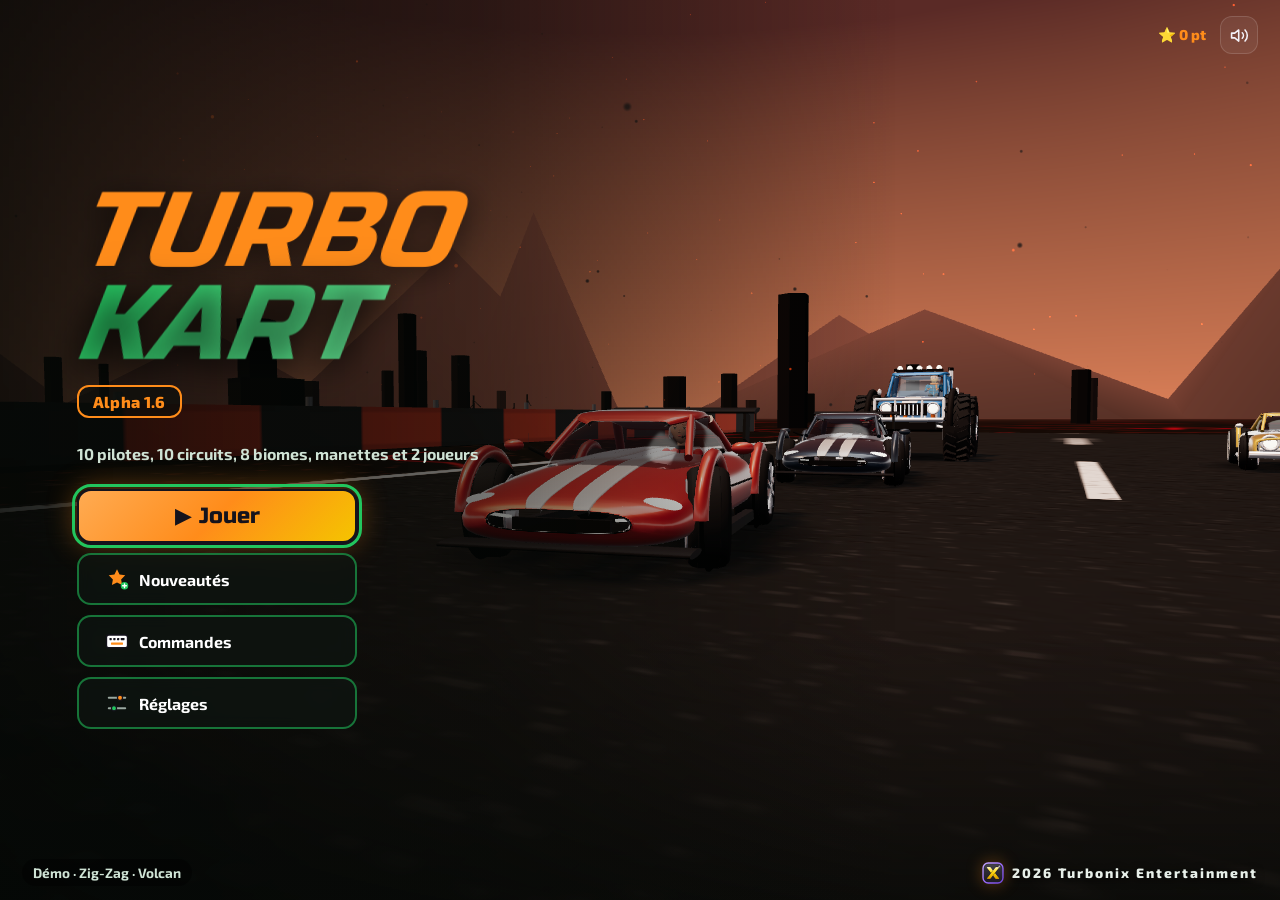
<file: src/index.html>
<!DOCTYPE html>
<html lang="fr">
<head>
    <meta charset="UTF-8">
    <meta name="viewport" content="width=device-width, initial-scale=1, viewport-fit=cover">
    <meta name="theme-color" content="#0d0c12">
    <title>TurboKart — Alpha 1.6</title>
    <link rel="icon" href="./logo.svg" type="image/svg+xml">
    <!-- Polices du jeu (en ligne) ; hors ligne, Outfit prend le relais -->
    <link rel="preconnect" href="https://fonts.googleapis.com">
    <link rel="preconnect" href="https://fonts.gstatic.com" crossorigin>
    <link rel="stylesheet" href="https://fonts.googleapis.com/css2?family=Exo+2:ital,wght@0,500;0,700;0,800;0,900;1,800;1,900&family=Russo+One&display=swap">
    <script>
        // Applique le thème avant l'affichage pour éviter un flash
        (function () {
            var theme = null;
            try { theme = JSON.parse(localStorage.getItem('kartRacing_v2')).settings.theme; } catch (e) {}
            document.documentElement.dataset.theme = theme || (matchMedia('(prefers-color-scheme: light)').matches ? 'light' : 'dark');
        })();
    </script>
    <!-- build:css -->
    <link rel="stylesheet" href="./turbonix.css">
    <link rel="stylesheet" href="./style.css">
    <!-- /build:css -->
</head>
<body>
    <div id="game-canvas" aria-hidden="true"></div>

    <!-- =================== CHARGEMENT =================== -->
    <div id="loading" role="status" aria-live="polite">
        <div class="load-inner">
            <div class="load-title">Turbo<span>Kart</span> <button id="load-version" class="version-badge" type="button" title="Voir les nouveautés"></button></div>
            <div id="load-sub" class="load-sub">Alpha 1.6</div>
            <div class="load-track">
                <div class="load-road"></div>
                <div id="load-car" class="load-car" aria-hidden="true">
                    <svg viewBox="0 0 64 28"><path d="M6 20h52c2 0 3-1 3-3v-3c0-2-2-3-4-3l-9-1-8-6H22l-8 6-7 1c-2 0-4 2-4 4v2c0 2 1 3 3 3z" fill="#ff8c1a"/><path d="M23 7h15l6 4H18z" fill="#bfe8ff"/><circle cx="17" cy="21" r="5" fill="#15131c"/><circle cx="47" cy="21" r="5" fill="#15131c"/><circle cx="17" cy="21" r="2" fill="#ddd"/><circle cx="47" cy="21" r="2" fill="#ddd"/><rect x="28" y="12" width="14" height="3" rx="1" fill="#22c55e"/></svg>
                </div>
                <div id="load-bar" class="load-bar"><span id="load-fill"></span></div>
            </div>
            <div class="load-row"><span id="load-label">Démarrage</span><span id="load-pct">0 %</span></div>
            <p id="load-tip" class="load-tip"></p>
        </div>
        <p class="load-studio studio-mark"><img src="./logo.svg" alt="" width="22" height="22">2026 Turbonix Entertainment</p>
    </div>

    <!-- =================== ÉCRAN TITRE =================== -->
    <div id="title" class="title-screen" hidden>
        <div class="title-vignette" aria-hidden="true"></div>
        <div class="title-top">
            <span></span>
            <div class="title-top-right">
                <span id="title-points" class="points-pill"></span>
                <button id="title-sound" class="hbtn" title="Sons" aria-label="Activer ou couper les sons">
                    <svg class="on" viewBox="0 0 24 24"><path d="M11 5 6 9H2v6h4l5 4z"/><path d="M15.5 8.5a5 5 0 0 1 0 7"/><path d="M19 5a10 10 0 0 1 0 14"/></svg>
                    <svg class="off" viewBox="0 0 24 24"><path d="M11 5 6 9H2v6h4l5 4z"/><path d="m22 9-6 6"/><path d="m16 9 6 6"/></svg>
                </button>
            </div>
        </div>
        <div class="title-main">
            <div class="logo-row">
                <h1 class="game-logo"><span class="l1">TURBO</span><span class="l2">KART</span></h1>
                <button id="title-version" class="version-badge big" type="button" title="Voir les nouveautés de toutes les versions"></button>
            </div>
            <p class="title-version"><span id="title-tagline">10 pilotes, 10 circuits, 8 biomes, manettes et 2 joueurs</span></p>
            <nav class="title-menu" aria-label="Menu principal">
                <button id="t-play" class="btn btn-primary">▶ Jouer</button>
                <button id="t-news" class="btn title-btn"><span data-icon="news"></span>Nouveautés</button>
                <button id="t-help" class="btn title-btn"><span data-icon="keys"></span>Commandes</button>
                <button id="t-settings" class="btn title-btn"><span data-icon="settings"></span>Réglages</button>
            </nav>
        </div>
        <div class="title-bottom">
            <span id="demo-tag" class="demo-tag"></span>
            <span class="title-studio studio-mark"><img src="./logo.svg" alt="" width="22" height="22">2026 Turbonix Entertainment</span>
        </div>
    </div>

    <!-- =================== PRÉPARATION DE LA COURSE =================== -->
    <div id="menu" class="screen" hidden>
        <div class="bg-blobs" aria-hidden="true"><span></span><span></span><span></span></div>

        <header class="site-header">
            <div class="header-inner">
                <div class="header-left">
                    <button id="btn-home" class="hbtn" title="Accueil" aria-label="Retour à l'accueil"><svg viewBox="0 0 24 24"><path d="M15 18l-6-6 6-6"/></svg></button>
                    <h1 class="site-title">Turbo<span>Kart</span></h1>
                    <button id="version" class="version-badge" type="button" title="Voir les nouveautés de toutes les versions"></button>
                </div>
                <div class="header-right">
                    <span id="points-display" class="points-pill" title="Points de médailles"></span>
                    <button id="btn-sound" class="hbtn" title="Sons activés" aria-label="Activer ou couper les sons">
                        <svg class="on" viewBox="0 0 24 24"><path d="M11 5 6 9H2v6h4l5 4z"/><path d="M15.5 8.5a5 5 0 0 1 0 7"/><path d="M19 5a10 10 0 0 1 0 14"/></svg>
                        <svg class="off" viewBox="0 0 24 24"><path d="M11 5 6 9H2v6h4l5 4z"/><path d="m22 9-6 6"/><path d="m16 9 6 6"/></svg>
                    </button>
                    <button id="btn-help" class="hbtn" title="Commandes" aria-label="Voir les commandes">
                        <svg viewBox="0 0 24 24"><rect x="2" y="6" width="20" height="13" rx="2"/><path d="M6 10h.01M10 10h.01M14 10h.01M18 10h.01M7 15h10"/></svg>
                    </button>
                    <button id="btn-settings" class="hbtn" title="Réglages" aria-label="Ouvrir les réglages">
                        <svg viewBox="0 0 24 24"><path d="M4 7h10M18 7h2M4 17h2M10 17h10"/><circle cx="16" cy="7" r="2"/><circle cx="8" cy="17" r="2"/></svg>
                    </button>
                    <button id="btn-theme" class="theme-toggle" aria-label="Changer de thème" title="Mode sombre / clair">
                        <span class="theme-icon sun">☀️</span>
                        <span class="theme-icon moon">🌙</span>
                    </button>
                </div>
            </div>
        </header>

        <main class="container">
            <section class="card full play">
                <div class="stage-top">
                    <div id="mode-tabs" class="presets" role="radiogroup" aria-label="Mode de jeu"></div>
                    <p id="mode-desc" class="mode-desc"></p>
                </div>
                <div class="stage-zone showroom">
                    <div id="preview" class="preview"></div>
                    <button id="prev-car" class="arrow-btn left" aria-label="Véhicule précédent">‹</button>
                    <button id="next-car" class="arrow-btn right" aria-label="Véhicule suivant">›</button>
                    <div class="showroom-label">
                        <strong id="car-name"></strong>
                        <small id="car-desc"></small>
                    </div>
                </div>
                <div class="actions start-actions">
                    <button id="start-btn" class="btn btn-primary">🏁 Lance la course !</button>
                </div>
                <p class="hint">Astuce : <kbd>Maj</kbd> pour un saut synchro, maintiens-le en tournant pour drifter · <kbd>E</kbd> lance un objet · maintiens <kbd>R</kbd> pour regarder derrière</p>
                <p id="pad-solo" class="hint pad-solo"></p>
            </section>

            <section class="card full pilot-card">
                <div class="card-head"><h2>Pilote <span id="pilot-label" class="muted"></span></h2><span class="muted small">Chaque pilote change les stats et a son propre talent</span></div>
                <div class="pilot-layout">
                    <div class="pilot-show">
                        <img id="pilot-portrait" class="pilot-portrait" alt="">
                        <div class="pilot-info">
                            <strong id="pilot-name"></strong>
                            <small id="pilot-title"></small>
                            <div id="pilot-perk" class="pilot-perk"></div>
                            <div id="pilot-mods" class="pilot-mods"></div>
                            <h3>Apparence</h3>
                            <div id="skin-tabs" class="presets" role="radiogroup" aria-label="Apparence du pilote"></div>
                        </div>
                    </div>
                    <div id="pilot-grid" class="pilot-grid" role="radiogroup" aria-label="Pilote"></div>
                </div>
            </section>

            <section class="card">
                <div class="card-head"><h2>Véhicule <span id="player-label" class="muted"></span></h2></div>
                <div id="vehicle-grid" class="vehicle-grid" role="radiogroup" aria-label="Véhicule"></div>
                <h3>Roues</h3>
                <div id="wheel-tabs" class="wheel-grid" role="radiogroup" aria-label="Type de roues"></div>
                <p id="wheel-desc" class="muted small"></p>
                <div id="carStatsDisplay" class="bars car-bars"></div>
                <div class="divider">
                    <h3 class="first-h3">Couleur</h3>
                    <div id="colorPicker" class="swatches" role="radiogroup" aria-label="Couleur du véhicule"></div>
                </div>
                <div id="p2-panel" class="divider" hidden>
                    <h3 class="first-h3">Joueur 2</h3>
                    <div class="options-row">
                        <label class="field">Pilote <select id="p2-character" class="select"></select></label>
                        <label class="field">Véhicule <select id="p2-vehicle" class="select"></select></label>
                        <label class="field">Couleur <select id="p2-color" class="select"></select></label>
                        <label class="field wide-field">Commandes <select id="duel-controls" class="select"></select></label>
                    </div>
                    <p id="pad-status" class="muted small"></p>
                </div>
            </section>

            <section class="card">
                <div class="card-head"><h2>Circuit</h2></div>
                <div id="track-grid" class="track-grid" role="radiogroup" aria-label="Circuit"></div>
                <p id="track-desc" class="muted small track-desc"></p>
                <h3>Biome</h3>
                <div id="biome-grid" class="biome-grid" role="radiogroup" aria-label="Biome"></div>
                <p id="biome-desc" class="muted small"></p>
                <div class="options-row divider">
                    <label id="lap-field" class="field">Tours
                        <select id="lapCount" class="select">
                            <option value="1">1 tour</option>
                            <option value="3">3 tours</option>
                            <option value="5">5 tours</option>
                            <option value="10">10 tours</option>
                            <option value="20">20 tours</option>
                        </select>
                    </label>
                    <label id="bots-field" class="field">Pilotes en course
                        <select id="racerCount" class="select">
                            <option value="4">4 pilotes</option>
                            <option value="5">5 pilotes</option>
                            <option value="6">6 pilotes</option>
                            <option value="7">7 pilotes</option>
                            <option value="8">8 pilotes</option>
                        </select>
                    </label>
                    <label id="diff-field" class="field">Difficulté
                        <select id="difficulty" class="select">
                            <option value="easy">Facile</option>
                            <option value="normal">Normal</option>
                            <option value="hard">Difficile</option>
                        </select>
                    </label>
                </div>
                <div id="best-time-display" class="info alt best-time"></div>
            </section>

            <section class="card full">
                <div class="card-head"><h2>Les 10 objets des boîtes mystère</h2><span class="muted small">Ramasse une boîte, puis lance l'objet avec <kbd>E</kbd></span></div>
                <div id="items-grid" class="items-grid"></div>
            </section>
        </main>

        <footer class="site-footer">
            <p class="studio-mark"><img src="./logo.svg" alt="Logo Turbonix" width="26" height="26">2026 Turbonix Entertainment</p>
        </footer>
    </div>

    <!-- =================== EN COURSE =================== -->
    <div id="hud-root" hidden></div>
    <canvas id="minimap" width="220" height="220" hidden aria-hidden="true"></canvas>
    <button id="pause-btn" class="hbtn" hidden aria-label="Pause" title="Pause (Échap)">
        <svg viewBox="0 0 24 24"><path d="M8 5v14M16 5v14"/></svg>
    </button>
    <div id="countdown" aria-live="assertive"></div>

    <!-- Cinématique : bandes noires et carte du circuit -->
    <div id="intro" hidden>
        <div class="cine-bar top"></div>
        <div class="cine-bar bottom"></div>
        <div class="intro-card">
            <img id="intro-portrait" class="intro-portrait" alt="">
            <small id="intro-kicker"></small>
            <strong id="intro-track"></strong>
            <span id="intro-biome"></span>
        </div>
        <p class="intro-skip">Appuie sur une touche pour passer</p>
    </div>
    <div id="finish-banner" hidden><span id="finish-text"></span><small id="finish-sub"></small></div>
    <div id="cut-flash" aria-hidden="true"></div>

    <div id="touch-controls" hidden>
        <div class="touch-left">
            <button data-touch="left" aria-label="Gauche">◀</button>
            <button data-touch="right" aria-label="Droite">▶</button>
        </div>
        <div class="touch-right">
            <button data-touch="item" aria-label="Objet">★</button>
            <button data-touch="jump" aria-label="Saut">⤒</button>
            <button data-touch="drift" aria-label="Saut synchro et drift">⟳</button>
            <button data-touch="brake" aria-label="Frein">■</button>
            <button data-touch="gas" class="gas" aria-label="Accélérer">▲</button>
        </div>
    </div>

    <!-- =================== SUPERPOSITIONS =================== -->
    <div id="pause-overlay" class="overlay" hidden>
        <div class="panel">
            <h2>Pause</h2>
            <button id="resume-btn" class="btn btn-primary">▶ Reprendre</button>
            <button id="restart-btn" class="btn btn-ghost">🔁 Recommencer</button>
            <button id="pause-help-btn" class="btn btn-ghost">⌨️ Commandes</button>
            <button id="pause-settings-btn" class="btn btn-ghost">🎚️ Réglages</button>
            <button id="quit-btn" class="btn btn-ghost">🚪 Quitter</button>
        </div>
    </div>

    <div id="results-overlay" class="overlay" hidden>
        <div class="panel wide">
            <div id="results-title" class="result-title"></div>
            <p id="results-sub" class="muted small"></p>
            <div id="results-body"></div>
            <div class="row">
                <button id="results-next" class="btn btn-primary"></button>
                <button id="results-menu" class="btn btn-ghost">Menu</button>
            </div>
        </div>
    </div>

    <div id="help-overlay" class="overlay top" hidden>
        <div class="panel wide">
            <h2>Commandes</h2>
            <div class="help-grid">
                <div>
                    <h3>⌨️ Clavier (solo)</h3>
                    <table class="keys">
                        <tr><td>Accélérer</td><td><kbd>Z</kbd> ou <kbd>W</kbd> / <kbd>↑</kbd></td></tr>
                        <tr><td>Freiner, reculer</td><td><kbd>S</kbd> / <kbd>↓</kbd></td></tr>
                        <tr><td>Tourner</td><td><kbd>Q</kbd> ou <kbd>A</kbd> et <kbd>D</kbd> / <kbd>←</kbd> <kbd>→</kbd></td></tr>
                        <tr><td>Saut synchro</td><td>appuie sur <kbd>Maj</kbd></td></tr>
                        <tr><td>Drift</td><td>garde <kbd>Maj</kbd> en tournant</td></tr>
                        <tr><td>Lancer un objet</td><td><kbd>E</kbd></td></tr>
                        <tr><td>Grand saut (Monster Truck)</td><td><kbd>Espace</kbd></td></tr>
                        <tr><td>Retour sur la piste</td><td>appui court sur <kbd>R</kbd></td></tr>
                        <tr><td>Regarder derrière</td><td>maintiens <kbd>R</kbd></td></tr>
                        <tr><td>Changer de caméra</td><td><kbd>C</kbd></td></tr>
                        <tr><td>Pause / Son</td><td><kbd>Échap</kbd> / <kbd>M</kbd></td></tr>
                    </table>
                </div>
                <div>
                    <h3>👥 2 joueurs</h3>
                    <table class="keys">
                        <tr><td>J1</td><td><kbd>Z</kbd><kbd>Q</kbd><kbd>S</kbd><kbd>D</kbd>, <kbd>Maj G</kbd> saut et drift, <kbd>E</kbd> objet, <kbd>Espace</kbd> grand saut, <kbd>R</kbd> retour ou vue arrière</td></tr>
                        <tr><td>J2</td><td><kbd>↑</kbd><kbd>←</kbd><kbd>↓</kbd><kbd>→</kbd>, <kbd>Maj D</kbd> saut et drift, <kbd>L</kbd> objet, <kbd>Entrée</kbd> grand saut, <kbd>K</kbd> retour ou vue arrière</td></tr>
                    </table>
                    <p class="muted small">Au choix dans le menu : clavier + clavier, clavier + manette, ou deux manettes. Avec une manette, l'autre joueur garde tout le clavier.</p>
                    <h3>🎮 Manette</h3>
                    <table class="keys">
                        <tr><td>Accélérer / freiner</td><td>gâchette droite ou <kbd>A</kbd> / gâchette gauche ou <kbd>B</kbd></td></tr>
                        <tr><td>Tourner</td><td>stick gauche ou croix</td></tr>
                        <tr><td>Saut synchro et drift</td><td><kbd>LB</kbd> ou <kbd>RB</kbd></td></tr>
                        <tr><td>Objet / grand saut</td><td><kbd>X</kbd> / <kbd>Y</kbd></td></tr>
                        <tr><td>Regarder derrière</td><td>stick droit vers toi (ou clic)</td></tr>
                        <tr><td>Retour sur la piste</td><td><kbd>Select</kbd></td></tr>
                        <tr><td>Pause, valider, retour</td><td><kbd>Start</kbd>, <kbd>A</kbd>, <kbd>B</kbd></td></tr>
                    </table>
                    <h3>💡 Astuces</h3>
                    <p class="muted small">Le saut synchro passe par-dessus les flaques. Une flaque ne fait glisser qu'une fois : tant que tu restes dedans, tu ne repars pas en tête-à-queue. Garde le drift dans un virage : la fumée passe au vert puis à l'orange, relâche pour un boost. En montagne, prends de l'élan dans les descentes.</p>
                </div>
            </div>
            <div class="row"><button id="help-close" class="btn btn-primary">Fermer</button></div>
        </div>
    </div>

    <div id="news-overlay" class="overlay top" hidden>
        <div class="panel wide news-panel">
            <h2>Nouveautés</h2>
            <div id="news-body" class="news-body"></div>
            <div class="row"><button id="news-close" class="btn btn-primary">Fermer</button></div>
        </div>
    </div>

    <div id="settings-overlay" class="overlay top" hidden>
        <div class="panel">
            <h2>Réglages</h2>
            <label class="field">🎵 Musique <input id="set-music" class="range" type="range" min="0" max="1" step="0.05"></label>
            <label class="field">🔊 Effets <input id="set-sfx" class="range" type="range" min="0" max="1" step="0.05"></label>
            <label class="switch"><input id="set-muted" type="checkbox"><span class="switch-track"><span class="switch-thumb"></span></span>Couper tout le son</label>
            <label class="switch"><input id="set-shadows" type="checkbox"><span class="switch-track"><span class="switch-thumb"></span></span>Ombres (à couper sur une petite machine)</label>
            <label class="switch"><input id="set-intro" type="checkbox"><span class="switch-track"><span class="switch-thumb"></span></span>Cinématique avant chaque course</label>
            <div class="row">
                <button id="reset-btn" class="btn btn-small btn-danger">Effacer la progression</button>
                <button id="settings-close" class="btn btn-small">Fermer</button>
            </div>
        </div>
    </div>

    <div id="confirm-overlay" class="overlay top" hidden>
        <div class="panel">
            <h2 id="confirm-message"></h2>
            <div class="row">
                <button id="confirm-no" class="btn btn-small">Non</button>
                <button id="confirm-yes" class="btn btn-small btn-danger">Oui</button>
            </div>
        </div>
    </div>

    <div id="fatal-overlay" class="overlay top" hidden>
        <div class="panel">
            <h2>Impossible de lancer le jeu</h2>
            <p id="fatal-message" class="muted"></p>
        </div>
    </div>

    <!-- build:changelog -->
    <script type="text/markdown" id="changelog-src"></script>
    <!-- /build:changelog -->

    <noscript><p style="color:#fff;padding:20px">TurboKart a besoin de JavaScript pour fonctionner.</p></noscript>

    <!-- build:importmap -->
    <script type="importmap">{ "imports": { "three": "../vendor/three.module.js" } }</script>
    <!-- /build:importmap -->
    <!-- build:main -->
    <script type="module" src="./main.js"></script>
    <!-- /build:main -->
    <script nomodule>document.getElementById('fatal-overlay').hidden = false; document.getElementById('fatal-message').textContent = 'Ce navigateur est trop ancien. Essaie une version récente de Chrome, Edge ou Firefox.';</script>
</body>
</html>
</file>
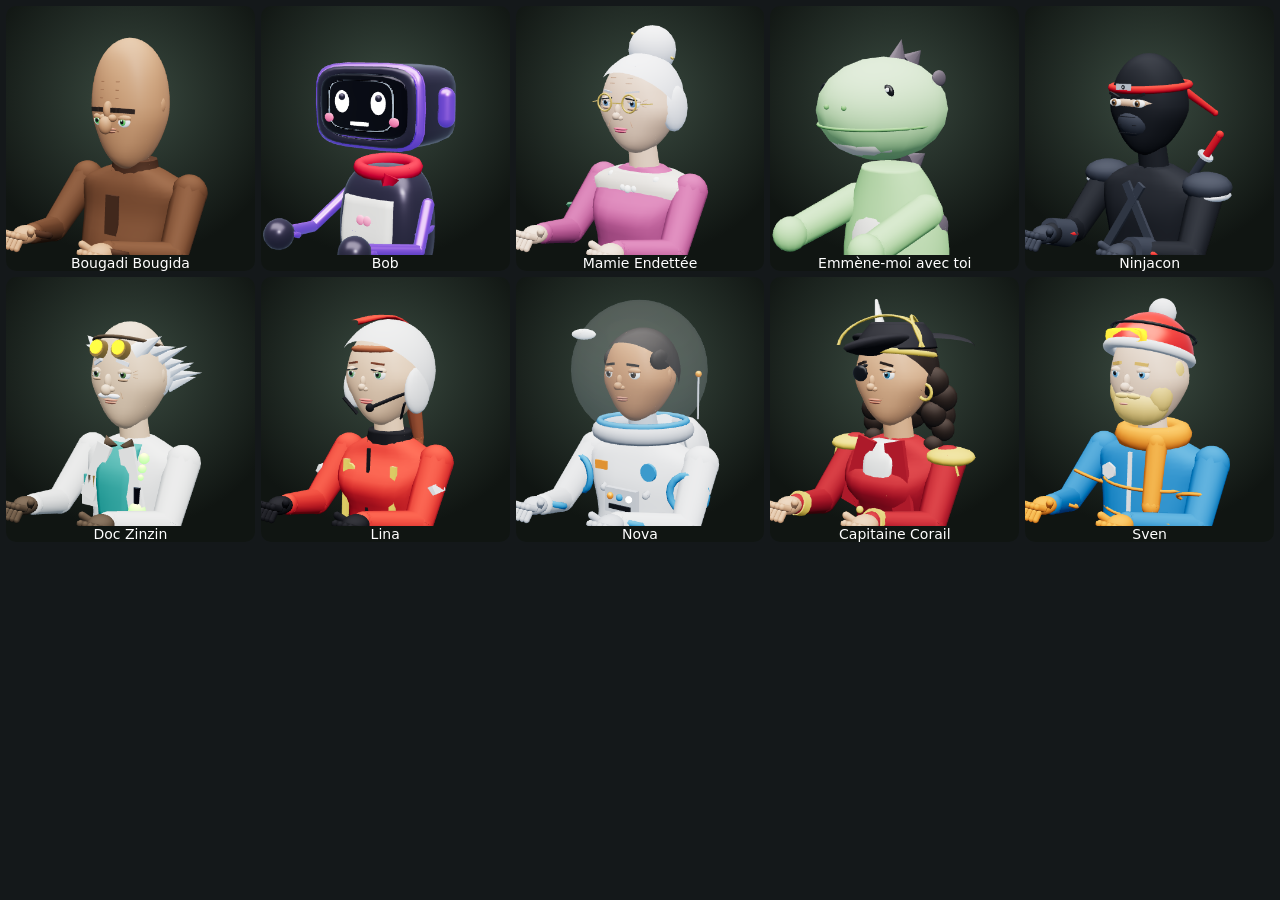
<file: tests/pilots.html>
<!DOCTYPE html>
<html lang="fr">
<head>
<meta charset="UTF-8">
<title>Galerie des pilotes TurboKart</title>
<style>
    body { margin: 0; background: #14181a; color: #fff; font: 14px system-ui, sans-serif; }
    #grid { display: grid; grid-template-columns: repeat(5, 1fr); gap: 6px; padding: 6px; }
    figure { margin: 0; background: radial-gradient(circle at 50% 35%, #3a4a40, #101512 75%); border-radius: 10px; text-align: center; }
    img { width: 100%; display: block; }
</style>
<script type="importmap">{ "imports": { "three": "../vendor/three.module.js" } }</script>
</head>
<body>
<!-- Outil de développement : affiche les 10 pilotes. Ajouter ?skin=or ou ?skin=nuit, ?vue=corps pour le corps entier. -->
<div id="grid"></div>
<script type="module">
import * as THREE from 'three';
import { buildCharacterModel } from '../src/characters3d.js';
import { CHARACTERS, CHARACTER_IDS } from '../src/config.js';

const q = new URLSearchParams(location.search), skin = q.get('skin') ?? 'classique', full = q.get('vue') === 'corps', only = q.get('id');
const r = new THREE.WebGLRenderer({ antialias: true, alpha: true, preserveDrawingBuffer: true });
r.setSize(420, 420);
r.toneMapping = THREE.ACESFilmicToneMapping;
const scene = new THREE.Scene();
const pm = new THREE.PMREMGenerator(r), env = new THREE.Scene();
env.background = new THREE.Color(0x8899aa);
const panel = new THREE.Mesh(new THREE.PlaneGeometry(20, 10), new THREE.MeshBasicMaterial({ color: new THREE.Color(0xffffff).multiplyScalar(5), side: THREE.DoubleSide }));
panel.position.set(0, 12, 4); panel.lookAt(0, 0, 0); env.add(panel);
scene.environment = pm.fromScene(env, 0.03).texture;
const key = new THREE.DirectionalLight(0xffffff, 2.2); key.position.set(2, 3, 4);
scene.add(key, new THREE.HemisphereLight(0xffffff, 0x404040, 0.9));
const cam = new THREE.PerspectiveCamera(24, 1, 0.1, 20);
const angle = +(q.get('a') ?? -0.38);
for (const id of CHARACTER_IDS) {
    if (only && only !== id) continue;
    const m = buildCharacterModel(id, skin);
    m.root.rotation.y = angle;
    scene.add(m.root);
    if (full) { cam.position.set(1.2, 0.9, 3.2); cam.lookAt(0, 0.38, 0.1); } else { cam.position.set(0.5, 0.86, 1.95); cam.lookAt(0, 0.6, 0.02); }
    if (q.get('zoom')) { cam.position.set(0.25, 0.75, 0.95); cam.lookAt(0, 0.69, 0.05); }
    r.render(scene, cam);
    const fig = document.createElement('figure'), img = new Image();
    img.src = r.domElement.toDataURL();
    fig.append(img, CHARACTERS[id].name);
    document.getElementById('grid').append(fig);
    scene.remove(m.root);
}
</script>
</body>
</html>
</file>
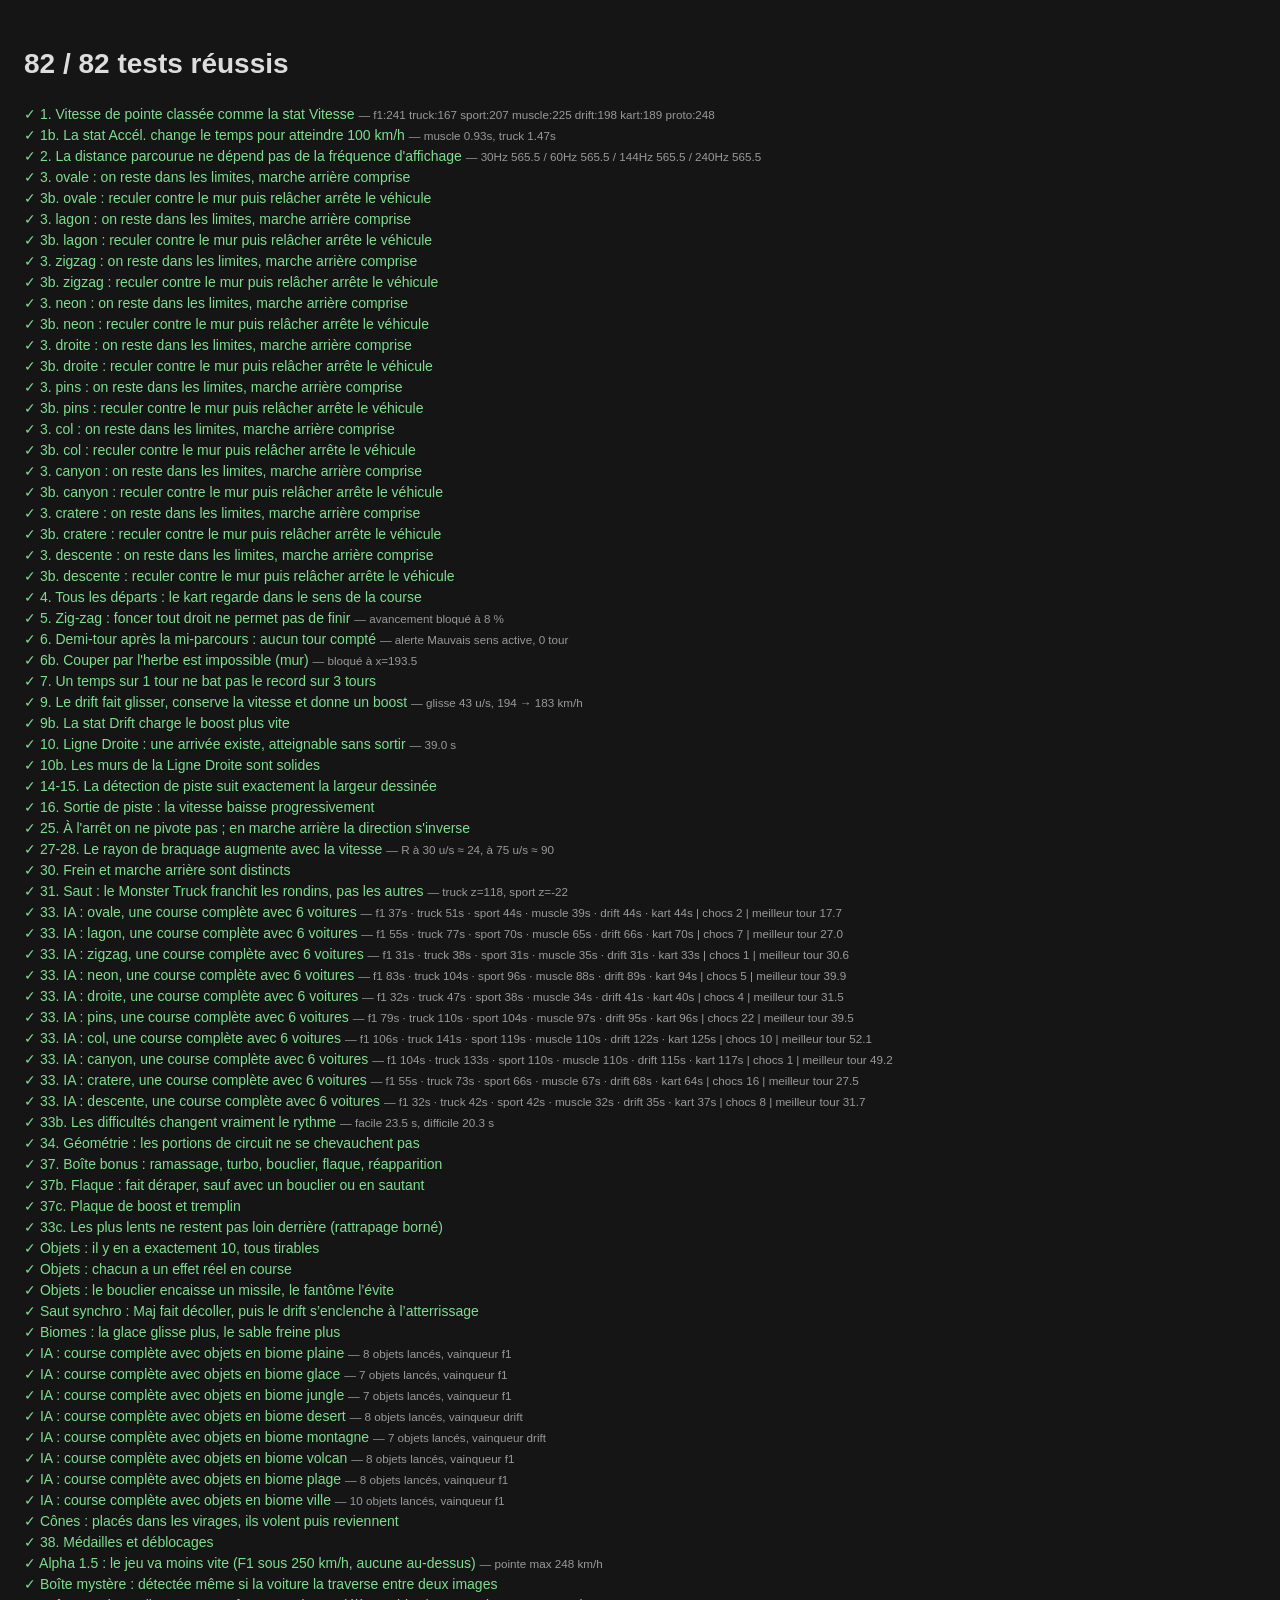
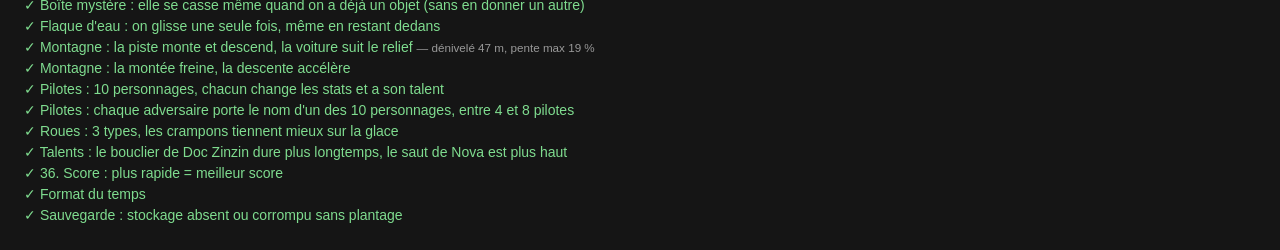
<file: tests/tests.html>
<!DOCTYPE html>
<html lang="fr">
<head>
<meta charset="UTF-8">
<title>Tests TurboKart</title>
<style>
    body { font: 14px/1.5 'Segoe UI', sans-serif; background: #151515; color: #ddd; padding: 16px; }
    .ok { color: #7fdc8f; } .ko { color: #ff7b7b; font-weight: bold; } small { color: #999; }
</style>
</head>
<body>
    <div id="out">Calcul en cours… (les courses sont simulées, cela prend quelques secondes)</div>
    <script type="module" src="./tests.js"></script>
</body>
</html>
</file>
<file: src/turbonix.css>
/* ==========================================================================
   TURBONIX — Style commun des mini-sites Turbonix Entertainment
   Version 1.0 · tiré du site « Pile ou Face »
   Documentation complète : STYLE-TURBONIX.md

   À mettre dans le <head> de chaque site :
     <link rel="preconnect" href="https://fonts.googleapis.com">
     <link rel="preconnect" href="https://fonts.gstatic.com" crossorigin>
     <link href="https://fonts.googleapis.com/css2?family=Outfit:wght@400;500;600;700;800;900&display=swap" rel="stylesheet">
     <link rel="stylesheet" href="turbonix.css">
   ========================================================================== */


/* ---------- 1. Couleurs, polices, arrondis (variables) ---------- */

:root {
  /* Couleurs de marque (identiques en clair et en sombre) */
  --yellow: #ffd60a;
  --yellow-light: #ffe45c;
  --yellow-dark: #e6b800;
  --mauve: #9b6dff;
  --mauve-light: #c9b0ff;
  --mauve-dark: #6f45d9;
  --mauve-deep: #2d1b57;
  --black: #0d0c12;
  --ink: #15131c;
  --white: #ffffff;

  /* Thème clair */
  --bg: #f4f2fa;
  --surface: rgba(255, 255, 255, 0.72);
  --surface-solid: #ffffff;
  --surface-2: rgba(236, 233, 245, 0.85);
  --text: #15131c;
  --muted: #6b6878;
  --border: rgba(120, 110, 150, 0.22);
  --mauve-soft: rgba(155, 109, 255, 0.14);
  --btn-shadow: #15131c;
  --shadow: 0 10px 40px rgba(60, 40, 120, 0.12);
  --warn: #a87900;
  --error: #d6336c;
  --stage-bg: radial-gradient(ellipse at 50% 30%, #3f3558 0%, #241d33 55%, #15111d 100%);
  --blob-1: rgba(255, 214, 10, 0.35);
  --blob-2: rgba(155, 109, 255, 0.35);
  --blob-3: rgba(155, 109, 255, 0.2);

  /* Formes et mouvements */
  --radius: 20px;
  --ease: cubic-bezier(0.22, 0.8, 0.3, 1);
  --spring: cubic-bezier(0.34, 1.56, 0.64, 1);
  --font: "Outfit", "Segoe UI", system-ui, -apple-system, sans-serif;
  --mono: Consolas, "Courier New", monospace;
}

:root[data-theme="dark"] {
  --bg: #08070c;
  --surface: rgba(22, 20, 31, 0.72);
  --surface-solid: #16141f;
  --surface-2: rgba(38, 34, 52, 0.8);
  --text: #f3f1f8;
  --muted: #a39fb3;
  --border: rgba(155, 109, 255, 0.18);
  --mauve-soft: rgba(155, 109, 255, 0.18);
  --btn-shadow: #9b6dff;
  --shadow: 0 10px 40px rgba(0, 0, 0, 0.5);
  --warn: #ffd60a;
  --error: #ff6b9a;
  --stage-bg: radial-gradient(ellipse at 50% 30%, #2a1f45 0%, #140f22 55%, #0a0812 100%);
  --blob-1: rgba(255, 214, 10, 0.16);
  --blob-2: rgba(155, 109, 255, 0.3);
  --blob-3: rgba(111, 69, 217, 0.25);
}


/* ---------- 2. Base ---------- */

* { box-sizing: border-box; margin: 0; padding: 0; }

html { scroll-behavior: smooth; }

body {
  font-family: var(--font);
  background: var(--bg);
  color: var(--text);
  min-height: 100vh;
  display: flex;
  flex-direction: column;
  overflow-x: hidden;
  transition: background 0.5s var(--ease), color 0.5s var(--ease);
}

button { font: inherit; cursor: pointer; color: inherit; }
input, select, textarea { font: inherit; color: var(--text); }
input:focus, select:focus, textarea:focus {
  outline: none;
  border-color: var(--mauve) !important;
  box-shadow: 0 0 0 4px var(--mauve-soft);
}

.hidden { display: none !important; }
.muted { color: var(--muted); }
.small { font-size: 0.85rem; }
.error { color: var(--error); font-size: 0.82rem; }
.warn { color: var(--warn); font-size: 0.82rem; }

code, kbd {
  font-family: var(--mono);
  background: var(--surface-2);
  border: 1px solid var(--border);
  border-radius: 5px;
  padding: 0 5px;
  font-size: 0.85em;
}

h2 { font-size: 1.3rem; font-weight: 800; letter-spacing: -0.3px; }
/* Petit losange jaune → mauve devant chaque titre de carte */
h2::before {
  content: "";
  display: inline-block;
  width: 10px;
  height: 10px;
  margin-right: 10px;
  border-radius: 3px;
  background: linear-gradient(135deg, var(--yellow), var(--mauve));
  vertical-align: middle;
  transform: rotate(45deg);
}
h3 { font-size: 1rem; font-weight: 700; margin: 20px 0 10px; }


/* ---------- 3. Fond animé (3 taches floues qui dérivent) ---------- */
/* <div class="bg-blobs" aria-hidden="true"><span></span><span></span><span></span></div> */

.bg-blobs {
  position: fixed;
  inset: 0;
  z-index: -1;
  overflow: hidden;
  pointer-events: none;
}
.bg-blobs span {
  position: absolute;
  width: 55vmax;
  height: 55vmax;
  border-radius: 50%;
  filter: blur(80px);
  animation: tx-drift 26s ease-in-out infinite alternate;
  transition: background 0.6s;
}
.bg-blobs span:nth-child(1) { background: var(--blob-1); top: -20vmax; right: -15vmax; }
.bg-blobs span:nth-child(2) { background: var(--blob-2); bottom: -25vmax; left: -20vmax; animation-duration: 32s; }
.bg-blobs span:nth-child(3) { background: var(--blob-3); top: 30%; left: 40%; width: 35vmax; height: 35vmax; animation-duration: 22s; }


/* ---------- 4. Header ---------- */

.site-header {
  background: rgba(13, 12, 18, 0.88);
  backdrop-filter: blur(14px);
  -webkit-backdrop-filter: blur(14px);
  border-bottom: 3px solid var(--yellow);
  box-shadow: 0 4px 30px rgba(255, 214, 10, 0.12);
  position: sticky;
  top: 0;
  z-index: 20;
}
.header-inner {
  max-width: 1240px;
  margin: 0 auto;
  padding: 12px 20px;
  display: flex;
  align-items: center;
  justify-content: space-between;
  gap: 12px;
}
.site-title {
  color: var(--white);
  font-size: 1.6rem;
  font-weight: 900;
  letter-spacing: -0.5px;
  white-space: nowrap;
}
/* Le mot mis en avant dans le titre (ex. « ou » dans « Pile ou Face ») */
.site-title span {
  background: linear-gradient(120deg, var(--mauve), var(--mauve-light));
  -webkit-background-clip: text;
  background-clip: text;
  color: transparent;
}
.header-right { display: flex; align-items: center; gap: 8px; }
.logo img { display: block; transition: transform 0.5s var(--spring); }
.logo:hover img { transform: rotate(-10deg) scale(1.1); }

/* Boutons-icônes du header (son, vibration, partage, effacer…) */
.hbtn {
  width: 38px;
  height: 38px;
  display: grid;
  place-items: center;
  border-radius: 12px;
  border: 1.5px solid rgba(255, 255, 255, 0.14);
  background: rgba(255, 255, 255, 0.06);
  color: #f3f1f8;
  transition: background 0.25s, border-color 0.25s, transform 0.3s var(--spring), color 0.25s;
}
.hbtn svg {
  width: 19px;
  height: 19px;
  fill: none;
  stroke: currentColor;
  stroke-width: 2;
  stroke-linecap: round;
  stroke-linejoin: round;
}
.hbtn:hover { border-color: var(--mauve); background: rgba(155, 109, 255, 0.2); transform: translateY(-2px); }
.hbtn:active { transform: scale(0.92); }
/* Bouton à deux états : <svg class="on">…</svg><svg class="off">…</svg>, classe .off sur le bouton */
.hbtn .off { display: none; }
.hbtn.off { color: #8a879a; }
.hbtn.off .on { display: none; }
.hbtn.off .off { display: block; }
.hbtn.danger:hover { border-color: #ff6b9a; background: rgba(255, 107, 154, 0.18); color: #ff8fb3; }

/* Interrupteur clair / sombre */
.theme-toggle {
  position: relative;
  width: 64px;
  height: 34px;
  border-radius: 999px;
  border: 2px solid var(--mauve);
  background: #26222f;
  overflow: hidden;
  flex-shrink: 0;
}
.theme-toggle::after {
  content: "";
  position: absolute;
  top: 4px;
  left: 4px;
  width: 22px;
  height: 22px;
  border-radius: 50%;
  background: var(--yellow);
  box-shadow: 0 0 12px rgba(255, 214, 10, 0.7);
  transition: transform 0.5s var(--spring), background 0.4s, box-shadow 0.4s;
}
:root[data-theme="dark"] .theme-toggle::after {
  transform: translateX(30px);
  background: var(--mauve);
  box-shadow: 0 0 12px rgba(155, 109, 255, 0.8);
}
.theme-icon { position: absolute; top: 50%; font-size: 0.8rem; transform: translateY(-50%); transition: opacity 0.3s; }
.theme-icon.sun { right: 8px; }
.theme-icon.moon { left: 8px; opacity: 0; }
:root[data-theme="dark"] .theme-icon.sun { opacity: 0; }
:root[data-theme="dark"] .theme-icon.moon { opacity: 1; }


/* ---------- 5. Disposition de la page ---------- */

.container {
  flex: 1;
  width: 100%;
  max-width: 1240px;
  margin: 0 auto;
  padding: 28px 20px 48px;
  display: grid;
  grid-template-columns: 1.15fr 1fr;
  gap: 22px;
  align-items: start;
}
/* Carte qui prend toute la largeur (zone principale, personnalisation…) */
.full { grid-column: 1 / -1; }

.card {
  background: var(--surface);
  backdrop-filter: blur(18px);
  -webkit-backdrop-filter: blur(18px);
  border-radius: var(--radius);
  box-shadow: var(--shadow);
  padding: 24px;
  border: 1px solid var(--border);
  transition: background 0.5s var(--ease), border-color 0.5s var(--ease);
  animation: tx-rise 0.7s var(--ease) both;
  scroll-margin-top: 90px;
  min-width: 0;
}
.card:nth-child(2) { animation-delay: 0.08s; }
.card:nth-child(3) { animation-delay: 0.16s; }
.card:nth-child(4) { animation-delay: 0.24s; }

.card-head {
  display: flex;
  align-items: center;
  justify-content: space-between;
  flex-wrap: wrap;
  gap: 12px;
  margin-bottom: 14px;
}

/* Séparateur pointillé à l'intérieur d'une carte */
.divider { margin-top: 18px; padding-top: 14px; border-top: 1px dashed var(--border); }
.hint { text-align: center; margin-top: 14px; font-size: 0.8rem; color: var(--muted); }


/* ---------- 6. Boutons ---------- */

.btn {
  border: 2px solid var(--text);
  border-radius: 14px;
  padding: 12px 26px;
  font-weight: 700;
  background: var(--surface-solid);
  transition: transform 0.25s var(--spring), background 0.2s, box-shadow 0.25s, border-color 0.2s;
}
.btn:hover:not(:disabled) { transform: translateY(-2px); }
.btn:active:not(:disabled) { transform: translateY(2px) scale(0.98); }
.btn:disabled { opacity: 0.55; cursor: not-allowed; }

/* Bouton principal : jaune, ombre décalée « cartoon » + halo + reflet qui passe */
.btn-primary {
  position: relative;
  overflow: hidden;
  background: linear-gradient(135deg, var(--yellow-light), var(--yellow) 50%, #f5c400);
  color: var(--ink);
  border-color: var(--ink);
  box-shadow: 4px 4px 0 var(--btn-shadow), 0 0 30px rgba(255, 214, 10, 0.35);
  font-size: 1.2rem;
  font-weight: 800;
  min-width: 240px;
}
.btn-primary::after {
  content: "";
  position: absolute;
  inset: 0;
  background: linear-gradient(110deg, transparent 30%, rgba(255, 255, 255, 0.65) 50%, transparent 70%);
  transform: translateX(-120%);
  animation: tx-shine 3.5s ease-in-out infinite;
}
.btn-primary:hover:not(:disabled) { box-shadow: 6px 6px 0 var(--btn-shadow), 0 0 40px rgba(255, 214, 10, 0.5); }
.btn-primary:active:not(:disabled) { box-shadow: 1px 1px 0 var(--btn-shadow); }
/* Pendant une action (ajouter la classe .busy sur <body>), le bouton principal pulse */
body.busy .btn-primary { animation: tx-pulse 0.9s ease-in-out infinite; }

.btn-ghost:hover:not(:disabled) { background: var(--mauve-soft); border-color: var(--mauve); }

.btn-small {
  padding: 7px 13px;
  font-size: 0.85rem;
  border-width: 1.5px;
  border-radius: 10px;
}
.btn-small:hover:not(:disabled) { background: var(--mauve-soft); border-color: var(--mauve); }

.btn-danger { background: #e8336f; border-color: #e8336f; color: #fff; }
.btn-danger:hover:not(:disabled) { background: #cc2259 !important; border-color: #cc2259 !important; }

/* Petit bouton carré avec un emoji (ex. 🎲 « au hasard ») */
.icon-btn {
  width: 44px;
  min-height: 40px;
  flex-shrink: 0;
  border: 1.5px solid var(--border);
  border-radius: 12px;
  background: var(--surface-2);
  font-size: 1.1rem;
  transition: transform 0.4s var(--spring), border-color 0.2s;
}
.icon-btn:hover { border-color: var(--mauve); transform: rotate(-20deg) scale(1.08); }
.icon-btn:active { transform: rotate(200deg) scale(0.92); }

.actions { display: flex; gap: 12px; flex-wrap: wrap; justify-content: center; }


/* ---------- 7. Pastilles, sélecteurs, onglets ---------- */

/* Pastilles cliquables (préréglages : D4, D6… ou Euro, Dollar…) */
.presets { display: flex; flex-wrap: wrap; gap: 6px; }
.chip {
  border: 1.5px solid var(--border);
  background: var(--surface-2);
  border-radius: 999px;
  padding: 6px 13px;
  font-weight: 700;
  font-size: 0.88rem;
  transition: all 0.3s var(--spring);
}
.chip:hover { border-color: var(--mauve); transform: translateY(-2px); }
.chip.active {
  background: linear-gradient(135deg, var(--mauve), var(--mauve-dark));
  border-color: var(--mauve);
  color: var(--white);
  box-shadow: 0 4px 14px rgba(155, 109, 255, 0.4);
}

/* Choix entre 2 options avec une pilule mauve qui glisse.
   <div class="pill-switch" data-active="0"><span class="pill-indicator"></span>
     <button class="active">🪙 Pièce</button><button>🎲 Dé</button></div>
   Mettre data-active="1" pour la 2e option. */
.pill-switch {
  position: relative;
  display: grid;
  grid-template-columns: 1fr 1fr;
  width: 240px;
  padding: 4px;
  border-radius: 999px;
  background: var(--surface-2);
  border: 1px solid var(--border);
}
.pill-indicator {
  position: absolute;
  top: 4px;
  bottom: 4px;
  left: 4px;
  width: calc(50% - 4px);
  border-radius: 999px;
  background: linear-gradient(135deg, var(--mauve), var(--mauve-dark));
  box-shadow: 0 4px 16px rgba(155, 109, 255, 0.45);
  transition: transform 0.5s var(--spring);
}
.pill-switch[data-active="1"] .pill-indicator { transform: translateX(100%); }
.pill-switch button {
  position: relative;
  border: none;
  background: none;
  padding: 8px 0;
  font-weight: 700;
  border-radius: 999px;
  transition: color 0.3s;
}
.pill-switch button.active { color: var(--white); }

/* Petit sélecteur à chiffres avec indicateur jaune (ex. « Comparer 1 · 2 · 3 »).
   Mettre data-active="0|1|2" sur .seg */
.seg {
  position: relative;
  display: grid;
  grid-template-columns: repeat(3, 40px);
  padding: 3px;
  border-radius: 12px;
  background: var(--surface-2);
  border: 1px solid var(--border);
}
.seg button { position: relative; border: none; background: none; padding: 5px 0; font-weight: 800; transition: color 0.3s; }
.seg button.active { color: var(--ink); }
.seg-indicator {
  position: absolute;
  top: 3px;
  bottom: 3px;
  left: 3px;
  width: 40px;
  border-radius: 9px;
  background: var(--yellow);
  box-shadow: 0 0 14px rgba(255, 214, 10, 0.45);
  transition: transform 0.45s var(--spring);
}
.seg[data-active="1"] .seg-indicator { transform: translateX(40px); }
.seg[data-active="2"] .seg-indicator { transform: translateX(80px); }

/* Onglets (ex. objets A / B / C) */
.tabs { display: flex; gap: 8px; margin-bottom: 14px; flex-wrap: wrap; }
.tab {
  display: flex;
  align-items: center;
  gap: 8px;
  padding: 5px 12px 5px 5px;
  border-radius: 12px;
  border: 1.5px solid var(--border);
  background: var(--surface-2);
  font-weight: 700;
  transition: all 0.25s var(--ease);
}
.tab.active { border-color: var(--mauve); background: var(--mauve-soft); box-shadow: 0 0 16px rgba(155, 109, 255, 0.25); }

/* Badge lettre (A mauve nuit, B jaune, C blanc) */
.badge {
  display: inline-grid;
  place-items: center;
  width: 26px;
  height: 26px;
  border-radius: 8px;
  font-weight: 900;
  font-size: 0.85rem;
  background: var(--mauve-deep);
  color: var(--yellow);
  flex-shrink: 0;
}
.badge.b { background: var(--yellow); color: var(--ink); }
.badge.c { background: #ffffff; color: var(--mauve-dark); border: 1.5px solid var(--mauve); }


/* ---------- 8. Champs de saisie ---------- */

.field { display: flex; flex-direction: column; gap: 6px; }
.field label { font-weight: 600; font-size: 0.9rem; }
.field label small { color: var(--muted); font-weight: 400; }
.field-row { display: flex; gap: 8px; }
.field-row.wrap { flex-wrap: wrap; }
.input,
.field input[type="number"],
.field input[type="text"] {
  width: 180px;
  padding: 10px 12px;
  border: 1.5px solid var(--border);
  border-radius: 12px;
  background: var(--surface-2);
  font-weight: 700;
  font-size: 1rem;
  transition: border-color 0.2s, box-shadow 0.2s;
}
.input.grow { width: auto; flex: 1; min-width: 0; }

/* Interrupteur on/off
   <label class="switch"><input type="checkbox"><span class="switch-track"><span class="switch-thumb"></span></span>Texte</label> */
.switch { display: flex; align-items: center; gap: 10px; cursor: pointer; font-weight: 700; font-size: 0.9rem; }
.switch input { position: absolute; opacity: 0; pointer-events: none; }
.switch-track {
  width: 48px;
  height: 28px;
  border-radius: 999px;
  background: var(--border);
  position: relative;
  transition: background 0.3s var(--ease), box-shadow 0.3s;
  flex-shrink: 0;
}
.switch-thumb {
  position: absolute;
  top: 3px;
  left: 3px;
  width: 22px;
  height: 22px;
  border-radius: 50%;
  background: var(--white);
  box-shadow: 0 2px 5px rgba(0, 0, 0, 0.3);
  transition: transform 0.4s var(--spring);
}
.switch input:checked + .switch-track { background: var(--mauve); box-shadow: 0 0 14px rgba(155, 109, 255, 0.5); }
.switch input:checked + .switch-track .switch-thumb { transform: translateX(20px); }
.switch input:focus-visible + .switch-track { box-shadow: 0 0 0 4px var(--mauve-soft); }

/* Curseur dégradé mauve → jaune. Mettre style="--fill: 40%" pour la partie remplie */
.range {
  width: 100%;
  height: 8px;
  -webkit-appearance: none;
  appearance: none;
  border-radius: 99px;
  background: linear-gradient(90deg, var(--mauve), var(--yellow)) 0 / var(--fill, 0%) 100% no-repeat, var(--border);
  cursor: pointer;
}
.range::-webkit-slider-thumb {
  -webkit-appearance: none;
  width: 20px;
  height: 20px;
  border-radius: 50%;
  background: var(--white);
  border: 3px solid var(--mauve);
  box-shadow: 0 2px 8px rgba(155, 109, 255, 0.5);
  transition: transform 0.2s var(--spring);
}
.range::-webkit-slider-thumb:hover { transform: scale(1.2); }
.range::-moz-range-thumb {
  width: 16px;
  height: 16px;
  border-radius: 50%;
  background: var(--white);
  border: 3px solid var(--mauve);
}

/* Encadré d'information (mauve) ou d'avertissement (.info.alt, jaune) */
.info {
  background: var(--mauve-soft);
  border-left: 4px solid var(--mauve);
  padding: 11px 13px;
  border-radius: 10px;
  font-size: 0.88rem;
  margin-bottom: 12px;
  line-height: 1.45;
  transition: background 0.3s, border-color 0.3s;
}
.info.alt { background: rgba(255, 214, 10, 0.12); border-left-color: var(--yellow); }


/* ---------- 9. Liste de probabilités (une ligne par choix) ---------- */
/*
  <div class="prob-list">
    <div class="prob-row">
      <span class="prob-index">1</span>
      <input class="prob-name" value="Pile">
      <div class="prob-pct"><input value="50"><span class="eq"></span></div>
      <input class="range prob-range" type="range" min="0" max="100" step="0.01" style="--fill:50%">
    </div>
  </div>
  <div class="prob-total">Total : <strong>100 %</strong></div>
*/

.prob-list {
  display: flex;
  flex-direction: column;
  gap: 8px;
  max-height: 480px;
  overflow-y: auto;
  padding-right: 4px;
}
.prob-row {
  display: grid;
  grid-template-columns: auto 1fr 130px;
  grid-template-areas:
    "idx name pct"
    "idx range range";
  align-items: center;
  gap: 8px 10px;
  padding: 9px 11px;
  border-radius: 14px;
  background: var(--surface-2);
  border: 1px solid transparent;
  transition: background 0.3s, border-color 0.3s;
  animation: tx-rise 0.35s var(--ease) both;
}
.prob-row:hover { border-color: var(--border); }
.prob-row.flash { animation: tx-flash 1.2s var(--ease); }
.prob-index {
  grid-area: idx;
  min-width: 32px;
  height: 32px;
  padding: 0 6px;
  display: grid;
  place-items: center;
  background: linear-gradient(135deg, var(--mauve-deep), var(--ink));
  color: var(--yellow);
  border-radius: 10px;
  font-weight: 800;
  font-size: 0.8rem;
  align-self: start;
}
.prob-name {
  grid-area: name;
  width: 100%;
  min-width: 0;
  padding: 8px 10px;
  border: 1.5px solid var(--border);
  border-radius: 10px;
  background: var(--surface-solid);
  font-weight: 600;
}
.prob-pct { grid-area: pct; position: relative; }
.prob-pct input {
  width: 100%;
  padding: 8px 26px 8px 10px;
  border: 1.5px solid var(--border);
  border-radius: 10px;
  background: var(--surface-solid);
  text-align: right;
  font-weight: 700;
}
/* Le « % » affiché dans le champ */
.prob-pct::after {
  content: "%";
  position: absolute;
  right: 10px;
  top: 50%;
  transform: translateY(-50%);
  color: var(--muted);
  font-size: 0.85rem;
  pointer-events: none;
}
/* Quand on a tapé une fraction (1/3) ou un ratio (1:3), on cache le « % »
   et on montre l'équivalent à gauche (« = 33.33 % ») */
.prob-pct.raw::after { content: ""; }
.prob-pct.raw input { padding-right: 10px; }
.prob-pct.invalid input { border-color: var(--error); animation: tx-shake 0.3s; }
.prob-pct .eq {
  position: absolute;
  left: 10px;
  top: 50%;
  transform: translateY(-50%);
  pointer-events: none;
  font-size: 0.72rem;
  font-weight: 700;
  color: var(--mauve);
  white-space: nowrap;
}
.prob-range { grid-area: range; }

.prob-total {
  margin-top: 16px;
  padding-top: 14px;
  border-top: 1px dashed var(--border);
  display: flex;
  flex-wrap: wrap;
  align-items: center;
  gap: 10px;
  justify-content: space-between;
}
.prob-total strong { transition: color 0.3s; }
.prob-total strong.off { color: var(--warn); }

.pager { display: flex; align-items: center; flex-wrap: wrap; gap: 10px; margin-top: 12px; font-size: 0.88rem; }


/* ---------- 10. Zone de jeu / scène ---------- */
/* Fond sombre avec un halo conique qui tourne lentement (plus vite avec .rolling) */

.stage-zone {
  position: relative;
  width: 100%;
  height: 320px;
  border-radius: 22px;
  background: var(--stage-bg);
  border: 1px solid var(--border);
  overflow: hidden;
  box-shadow: inset 0 -30px 60px rgba(0, 0, 0, 0.08);
  transition: background 0.5s;
}
.stage-zone::before {
  content: "";
  position: absolute;
  inset: -40%;
  background: conic-gradient(from 0deg, transparent, rgba(255, 214, 10, 0.12), transparent 30%, rgba(155, 109, 255, 0.16), transparent 60%);
  animation: tx-spin 14s linear infinite;
  opacity: 0.7;
  pointer-events: none;
}
.stage-zone.rolling::before { animation-duration: 2.5s; opacity: 1; }
/* Onde de choc + flash jaune quand un résultat tombe (ajouter puis retirer .landed) */
.stage-zone::after {
  content: "";
  position: absolute;
  left: 50%;
  top: 55%;
  width: 40px;
  height: 40px;
  margin: -20px 0 0 -20px;
  border-radius: 50%;
  border: 3px solid var(--yellow);
  opacity: 0;
  pointer-events: none;
}
.stage-zone.landed { animation: tx-flash-zone 0.7s var(--ease); }
.stage-zone.landed::after { animation: tx-shockwave 0.9s var(--ease); }
/* Événement rare (ex. pièce sur la tranche) : la zone clignote en doré */
.stage-zone.jackpot { animation: tx-jackpot 1.2s ease-in-out 3; border-color: var(--yellow); }

/* Particules d'explosion (créées en JS, voir STYLE-TURBONIX.md) */
.particle {
  position: absolute;
  left: 50%;
  top: 50%;
  border-radius: 50%;
  pointer-events: none;
  box-shadow: 0 0 8px currentColor;
}
.particle.star {
  border-radius: 0;
  clip-path: polygon(50% 0, 61% 35%, 98% 35%, 68% 57%, 79% 91%, 50% 70%, 21% 91%, 32% 57%, 2% 35%, 39% 35%);
}

/* Bannière « INCROYABLE ! » au-dessus de la zone */
.banner {
  position: absolute;
  left: 50%;
  top: 14%;
  transform: translateX(-50%);
  display: flex;
  flex-direction: column;
  align-items: center;
  pointer-events: none;
  animation: tx-banner 3.6s var(--spring) forwards;
  z-index: 2;
}
.banner span {
  font-size: clamp(1.6rem, 5vw, 2.8rem);
  font-weight: 900;
  letter-spacing: 2px;
  background: linear-gradient(90deg, var(--yellow), #fff, var(--mauve), var(--yellow));
  background-size: 300% 100%;
  -webkit-background-clip: text;
  background-clip: text;
  color: transparent;
  filter: drop-shadow(0 0 12px rgba(255, 214, 10, 0.8));
  animation: tx-shimmer 1.2s linear infinite;
}
.banner small { color: #fff; font-weight: 800; text-shadow: 0 0 10px var(--mauve); }

/* Résultat sous la zone : petite étiquette + valeur surlignée en jaune */
.result {
  text-align: center;
  font-size: 1.2rem;
  font-weight: 700;
  min-height: 3.2em;
  display: flex;
  flex-wrap: wrap;
  align-items: center;
  justify-content: center;
  gap: 4px 8px;
  max-width: 100%;
}
.result.reveal { animation: tx-reveal 0.55s var(--spring); }
.result-label {
  font-size: 0.75rem;
  text-transform: uppercase;
  letter-spacing: 1.5px;
  color: var(--muted);
}
.result strong {
  background: linear-gradient(135deg, var(--yellow-light), var(--yellow));
  color: var(--ink);
  padding: 3px 12px;
  border-radius: 8px;
  line-height: 1.7;
  box-shadow: 0 4px 18px rgba(255, 214, 10, 0.35);
  -webkit-box-decoration-break: clone;
  box-decoration-break: clone;
  overflow-wrap: anywhere;
}
.result .line { flex-basis: 100%; }
.jackpot-title {
  flex-basis: 100%;
  font-size: 1.4rem;
  font-weight: 900;
  letter-spacing: 3px;
  color: var(--yellow);
  text-shadow: 0 0 14px rgba(255, 214, 10, 0.7);
}


/* ---------- 11. Statistiques et historique ---------- */

/* Chiffres clés : 4 cases (2 sur téléphone) */
.kpis { display: grid; grid-template-columns: repeat(4, 1fr); gap: 10px; margin-bottom: 18px; }
.kpi {
  background: var(--surface-2);
  border-radius: 14px;
  padding: 12px 8px;
  display: flex;
  flex-direction: column;
  align-items: center;
  text-align: center;
  min-width: 0;
  border: 1px solid var(--border);
}
.kpi-value {
  font-size: 1.3rem;
  font-weight: 900;
  max-width: 100%;
  overflow: hidden;
  text-overflow: ellipsis;
  white-space: nowrap;
}
.kpi-label { font-size: 0.72rem; color: var(--muted); text-transform: uppercase; letter-spacing: 0.8px; }

/* Barres : partie remplie = obtenu, trait vertical = visé */
.bars { display: flex; flex-direction: column; gap: 10px; }
.bar-row { font-size: 0.88rem; }
.bar-label { display: flex; justify-content: space-between; gap: 8px; margin-bottom: 4px; }
.bar-label > span { overflow: hidden; text-overflow: ellipsis; white-space: nowrap; font-weight: 600; }
.bar-label small { white-space: nowrap; font-weight: 700; }
.bar { height: 10px; background: var(--surface-2); border-radius: 99px; position: relative; border: 1px solid var(--border); }
.bar-fill {
  height: 100%;
  background: linear-gradient(90deg, var(--mauve), var(--yellow));
  border-radius: 99px;
  box-shadow: 0 0 10px rgba(155, 109, 255, 0.4);
  transition: width 0.8s var(--ease);
}
.bar-target { position: absolute; top: -4px; bottom: -4px; width: 2px; background: var(--text); border-radius: 2px; transition: left 0.8s var(--ease); }

/* Tableau de comparaison */
.compare-table { margin-bottom: 16px; overflow-x: auto; }
.compare-table table { width: 100%; border-collapse: collapse; font-size: 0.88rem; }
.compare-table th { text-align: left; color: var(--muted); font-weight: 600; font-size: 0.78rem; padding: 6px 8px; }
.compare-table td { padding: 8px; border-top: 1px solid var(--border); }
.compare-table tr { transition: background 0.2s; }
.compare-table tbody tr:hover, .compare-table tr.active { background: var(--mauve-soft); }

/* « 10 derniers » : cartes en grille, la plus récente bordée de jaune */
.recent-list {
  list-style: none;
  display: grid;
  grid-template-columns: repeat(auto-fill, minmax(190px, 1fr));
  gap: 8px;
}
.recent-item {
  display: flex;
  align-items: center;
  gap: 8px;
  min-width: 0;
  padding: 8px 12px;
  border-radius: 12px;
  background: var(--surface-2);
  border: 1px solid var(--border);
  font-size: 0.9rem;
  animation: tx-rise 0.35s var(--ease) both;
}
.recent-item:first-child { border-color: var(--yellow); box-shadow: 0 0 14px rgba(255, 214, 10, 0.25); }
.recent-item .badge { width: 22px; height: 22px; font-size: 0.75rem; }
.recent-obj { color: var(--muted); font-weight: 600; white-space: nowrap; }
.recent-arrow { color: var(--mauve); font-weight: 800; }
.recent-item strong { overflow: hidden; text-overflow: ellipsis; white-space: nowrap; }
.recent-item small { margin-left: auto; white-space: nowrap; }

/* Historique long : petites étiquettes noir/jaune et mauve/blanc en alternance */
.history { display: flex; flex-wrap: wrap; gap: 6px; max-height: 150px; overflow-y: auto; }
.history-item {
  padding: 3px 10px;
  border-radius: 8px;
  background: #1d1530;
  color: var(--yellow);
  font-size: 0.82rem;
  font-weight: 700;
  animation: tx-rise 0.3s var(--ease) both;
}
.history-item.alt { background: var(--mauve); color: var(--white); }

/* Aide repliable « Comment lire… ? » */
.help {
  margin-top: 16px;
  background: var(--surface-2);
  border: 1px solid var(--border);
  border-radius: 14px;
  padding: 10px 14px;
  font-size: 0.88rem;
}
.help summary { cursor: pointer; font-weight: 700; color: var(--mauve); }
.help ul { margin: 10px 0 4px 18px; display: flex; flex-direction: column; gap: 6px; line-height: 1.45; }


/* ---------- 12. Couleurs personnalisables ---------- */

.swatches { display: flex; flex-wrap: wrap; gap: 8px; align-items: center; }
.swatch {
  width: 30px;
  height: 30px;
  border-radius: 50%;
  border: 2px solid var(--border);
  background: var(--c);
  box-shadow: inset 0 -4px 8px rgba(0, 0, 0, 0.25);
  transition: transform 0.3s var(--spring), border-color 0.2s;
}
.swatch:hover { transform: scale(1.12); }
.swatch.active { border-color: var(--mauve); box-shadow: 0 0 0 3px var(--mauve-soft), inset 0 -4px 8px rgba(0, 0, 0, 0.25); transform: scale(1.1); }
.swatch.mini { width: 26px; height: 26px; }
.color-search { display: flex; align-items: center; gap: 8px; margin: 10px 0 4px; }
.color-preview {
  width: 34px;
  height: 34px;
  flex-shrink: 0;
  border-radius: 10px;
  border: 2px solid var(--border);
  box-shadow: inset 0 -4px 8px rgba(0, 0, 0, 0.25);
  transition: background 0.2s;
}
.color-input {
  flex: 1;
  min-width: 0;
  max-width: 220px;
  padding: 8px 10px;
  border: 1.5px solid var(--border);
  border-radius: 10px;
  background: var(--surface-2);
  font-family: var(--mono);
  font-weight: 700;
}
.color-pick {
  position: relative;
  width: 34px;
  height: 34px;
  display: grid;
  place-items: center;
  border-radius: 10px;
  border: 1.5px dashed var(--mauve);
  cursor: pointer;
  flex-shrink: 0;
}
.color-pick input { position: absolute; inset: 0; opacity: 0; cursor: pointer; width: 100%; height: 100%; }


/* ---------- 13. Fenêtres, notifications, footer ---------- */

.dialog {
  margin: auto;
  width: min(560px, calc(100vw - 32px));
  max-height: calc(100vh - 40px);
  overflow-y: auto;
  padding: 26px;
  border-radius: 22px;
  border: 1px solid var(--border);
  background: var(--surface-solid);
  color: var(--text);
  box-shadow: 0 30px 80px rgba(0, 0, 0, 0.45);
  position: relative;
}
.dialog[open] { animation: tx-pop 0.4s var(--spring); }
.dialog::backdrop { background: rgba(8, 7, 12, 0.6); backdrop-filter: blur(6px); }
.dialog.small { width: min(440px, calc(100vw - 32px)); }
.dialog h3 { margin-top: 22px; }
.dialog p { margin-bottom: 10px; line-height: 1.5; }
.dialog-close { position: absolute; top: 14px; right: 14px; }
.dialog-close button {
  width: 34px;
  height: 34px;
  border-radius: 10px;
  border: 1px solid var(--border);
  background: var(--surface-2);
}
.dialog-actions { display: flex; justify-content: flex-end; gap: 10px; margin-top: 18px; }

/* Notification en bas de l'écran : ajouter .show pendant ~2,6 s */
.toast {
  position: fixed;
  left: 50%;
  bottom: 26px;
  transform: translate(-50%, 30px);
  padding: 12px 20px;
  border-radius: 14px;
  background: var(--ink);
  color: #fff;
  font-weight: 600;
  border: 1px solid var(--mauve);
  box-shadow: 0 10px 40px rgba(155, 109, 255, 0.35);
  opacity: 0;
  pointer-events: none;
  transition: opacity 0.35s var(--ease), transform 0.45s var(--spring);
  z-index: 50;
  max-width: calc(100vw - 32px);
  text-align: center;
}
.toast.show { opacity: 1; transform: translate(-50%, 0); }

.site-footer {
  background: rgba(13, 12, 18, 0.92);
  color: #c9c6d6;
  text-align: center;
  padding: 20px;
  font-size: 0.9rem;
  border-top: 3px solid var(--mauve);
  box-shadow: 0 -4px 30px rgba(155, 109, 255, 0.15);
}


/* ---------- 14. Animations ---------- */

@keyframes tx-rise { from { opacity: 0; transform: translateY(18px); } to { opacity: 1; transform: none; } }
@keyframes tx-drift { from { transform: translate(0, 0) scale(1); } to { transform: translate(-8vmax, 6vmax) scale(1.15); } }
@keyframes tx-shine { 0%, 60% { transform: translateX(-120%); } 100% { transform: translateX(120%); } }
@keyframes tx-pulse { 50% { box-shadow: 4px 4px 0 var(--btn-shadow), 0 0 50px rgba(255, 214, 10, 0.7); } }
@keyframes tx-reveal { from { opacity: 0; transform: translateY(10px) scale(0.92); } to { opacity: 1; transform: none; } }
@keyframes tx-pop { from { opacity: 0; transform: scale(0.9) translateY(10px); } }
@keyframes tx-spin { to { transform: rotate(360deg); } }
@keyframes tx-shake { 25% { transform: translateX(-3px); } 75% { transform: translateX(3px); } }
@keyframes tx-flash { 0%, 40% { background: var(--mauve-soft); border-color: var(--mauve); } }
@keyframes tx-flash-zone {
  0% { box-shadow: inset 0 0 0 3px var(--yellow), 0 0 40px rgba(255, 214, 10, 0.5); }
  100% { box-shadow: inset 0 -30px 60px rgba(0, 0, 0, 0.08); }
}
@keyframes tx-shockwave { 0% { opacity: 0.9; transform: scale(0.4); } 100% { opacity: 0; transform: scale(7); border-width: 1px; } }
@keyframes tx-jackpot {
  0%, 100% { box-shadow: inset 0 0 0 2px var(--yellow), 0 0 30px rgba(255, 214, 10, 0.4); }
  50% { box-shadow: inset 0 0 60px rgba(255, 214, 10, 0.5), 0 0 70px rgba(155, 109, 255, 0.7); }
}
@keyframes tx-banner {
  0% { opacity: 0; transform: translateX(-50%) scale(0.3) rotate(-8deg); }
  12% { opacity: 1; transform: translateX(-50%) scale(1.15) rotate(2deg); }
  20% { transform: translateX(-50%) scale(1) rotate(0); }
  85% { opacity: 1; }
  100% { opacity: 0; transform: translateX(-50%) translateY(-20px) scale(1); }
}
@keyframes tx-shimmer { to { background-position: -300% 0; } }


/* ---------- 15. Tablette et téléphone ---------- */

/* Tablette en portrait et moins : une seule colonne */
@media (max-width: 899px) {
  .container { grid-template-columns: 1fr; padding: 18px 16px 30px; }
  .desktop-only { display: none !important; }
}

/* Téléphone */
@media (max-width: 560px) {
  .site-title { font-size: 1.15rem; }
  .header-inner { padding: 10px 12px; }
  .header-right { gap: 5px; }
  .hbtn { width: 32px; height: 32px; border-radius: 10px; }
  .hbtn svg { width: 16px; height: 16px; }
  .theme-toggle { width: 52px; height: 30px; }
  .theme-toggle::after { width: 18px; height: 18px; }
  :root[data-theme="dark"] .theme-toggle::after { transform: translateX(22px); }
  .logo img { width: 34px; height: 34px; }
  .card { padding: 18px 14px; }
  .stage-zone { height: 260px; }
  .btn-primary { min-width: 0; width: 100%; }
  .actions, .actions .btn { width: 100%; }
  .prob-row { grid-template-columns: auto 1fr 104px; }
  .kpis { grid-template-columns: repeat(2, 1fr); }
  .recent-list { grid-template-columns: 1fr; }
}

/* Très petit téléphone */
@media (max-width: 400px) {
  .theme-icon { display: none; }
  .hbtn { width: 30px; height: 30px; }
}

/* Respecte le réglage « réduire les animations » du système */
@media (prefers-reduced-motion: reduce) {
  *, *::before, *::after {
    animation-duration: 0.01ms !important;
    animation-iteration-count: 1 !important;
    transition-duration: 0.01ms !important;
  }
}
</file>
<file: src/style.css>
/* ============================================================
   TurboKart : ce qui est propre au jeu. Le style commun des
   jeux Turbonix est dans turbonix.css (ne pas le modifier ici).
   Les couleurs de TurboKart sont l'orange et le vert : elles
   remplacent ici les variables jaune et mauve de la charte.
   ============================================================ */
@font-face {
    font-family: "Outfit";
    font-style: normal;
    font-weight: 400 900;
    font-display: swap;
    src: url("../vendor/fonts/outfit-latin.woff2") format("woff2");
}

:root {
    /* Polices : Exo 2 pour le texte, Russo One pour les titres et les chiffres de course (Outfit hors ligne) */
    --font: "Exo 2", "Outfit", "Segoe UI", system-ui, -apple-system, sans-serif;
    --display: "Russo One", "Exo 2", "Outfit", "Segoe UI", sans-serif;
    --yellow: #ff8c1a; --yellow-light: #ffab52; --yellow-dark: #e06d00;
    --mauve: #22c55e; --mauve-light: #86efac; --mauve-dark: #15803d; --mauve-deep: #0d3b21;
    --mauve-soft: rgba(34, 197, 94, 0.14);
    --bg: #f2f8f1;
    --border: rgba(60, 120, 80, 0.22);
    --btn-shadow: #15131c;
    --warn: #c25a00;
    --stage-bg: radial-gradient(ellipse at 50% 30%, #2f4a35 0%, #1b2a20 55%, #111a14 100%);
    --blob-1: rgba(255, 140, 26, 0.3);
    --blob-2: rgba(34, 197, 94, 0.3);
    --blob-3: rgba(34, 197, 94, 0.18);
    --orange-glow: rgba(255, 140, 26, 0.45);
    --green-glow: rgba(34, 197, 94, 0.45);
}
:root[data-theme="dark"] {
    --bg: #080b09;
    --surface: rgba(18, 24, 20, 0.74);
    --surface-solid: #131a15;
    --surface-2: rgba(32, 44, 36, 0.82);
    --border: rgba(34, 197, 94, 0.2);
    --mauve-soft: rgba(34, 197, 94, 0.16);
    --btn-shadow: #22c55e;
    --warn: #ff9d3d;
    --stage-bg: radial-gradient(ellipse at 50% 30%, #1d3a26 0%, #0f1c14 55%, #080d0a 100%);
    --blob-1: rgba(255, 140, 26, 0.16);
    --blob-2: rgba(34, 197, 94, 0.24);
    --blob-3: rgba(21, 128, 61, 0.24);
}

html, body { height: 100%; }
body { overflow: hidden; user-select: none; -webkit-user-select: none; }
[hidden] { display: none !important; }
:focus-visible { outline: 3px solid var(--mauve); outline-offset: 2px; }
#game-canvas, #game-canvas canvas { position: fixed; inset: 0; display: block; }
.icon { width: 1.25em; height: 1.25em; flex-shrink: 0; display: inline-block; vertical-align: -0.25em; }

/* Les ombres de la charte reprennent nos couleurs */
.site-header { box-shadow: 0 4px 30px rgba(255, 140, 26, 0.14); }
.site-footer { box-shadow: 0 -4px 30px rgba(34, 197, 94, 0.15); }
.btn-primary { box-shadow: 4px 4px 0 var(--btn-shadow), 0 0 30px var(--orange-glow); }
.btn-primary:hover:not(:disabled) { box-shadow: 6px 6px 0 var(--btn-shadow), 0 0 40px var(--orange-glow); }
.chip.active { box-shadow: 0 4px 14px var(--green-glow); }
.hbtn:hover { background: rgba(34, 197, 94, 0.22); }
.theme-toggle::after { box-shadow: 0 0 12px var(--orange-glow); }
:root[data-theme="dark"] .theme-toggle::after { box-shadow: 0 0 12px var(--green-glow); }
.switch input:checked + .switch-track { box-shadow: 0 0 14px var(--green-glow); }
.bar-fill { background: linear-gradient(90deg, var(--mauve), var(--yellow)); box-shadow: 0 0 10px var(--green-glow); }
.range::-webkit-slider-thumb { box-shadow: 0 2px 8px var(--green-glow); }

/* ---------- Chargement ---------- */
#loading { position: fixed; inset: 0; z-index: 80; display: flex; flex-direction: column; align-items: center; justify-content: center; background: radial-gradient(900px 500px at 50% 40%, #16301f, #070a08 70%); color: #f3f1f8; transition: opacity .38s var(--ease); }
#loading.done { opacity: 0; pointer-events: none; }
.load-inner { width: min(460px, calc(100vw - 40px)); display: flex; flex-direction: column; align-items: center; gap: 10px; text-align: center; }
.load-title { font-size: clamp(2rem, 7vw, 2.9rem); font-weight: 900; letter-spacing: 1px; }
.load-title span, .game-logo .l2 { background: linear-gradient(120deg, #22c55e, #86efac 60%, #ff8c1a); -webkit-background-clip: text; background-clip: text; color: transparent; }
.load-sub { color: #b9c9bd; font-weight: 700; min-height: 1.3em; }
.load-track { position: relative; width: 100%; margin-top: 26px; }
.load-road { height: 6px; border-radius: 3px; background: repeating-linear-gradient(90deg, #e9e9e9 0 14px, transparent 14px 26px); opacity: .25; margin-bottom: 8px; }
.load-car { position: absolute; top: -30px; left: 0; width: 64px; transition: left .25s var(--ease); animation: load-bounce .35s ease-in-out infinite alternate; }
@keyframes load-bounce { to { transform: translateY(-2px); } }
.load-bar { height: 14px; border-radius: 99px; background: rgba(255,255,255,.08); border: 1px solid rgba(34,197,94,.35); overflow: hidden; }
.load-bar span { display: block; height: 100%; width: 0; border-radius: 99px; background: linear-gradient(90deg, #22c55e, #ff8c1a); box-shadow: 0 0 16px rgba(255,140,26,.6); transition: width .25s var(--ease); position: relative; }
.load-bar span::after { content: ""; position: absolute; inset: 0; background: linear-gradient(110deg, transparent 30%, rgba(255,255,255,.55) 50%, transparent 70%); animation: tx-shine 1.6s ease-in-out infinite; }
.load-row { width: 100%; display: flex; justify-content: space-between; font-size: .85rem; color: #b9c9bd; font-weight: 700; font-variant-numeric: tabular-nums; }
.load-tip { margin-top: 14px; color: #dfe9e2; font-size: .92rem; line-height: 1.45; min-height: 2.9em; }
.load-studio { position: absolute; bottom: 22px; font-weight: 800; letter-spacing: 2px; color: #8fa596; font-size: .85rem; }
.studio-mark { display: inline-flex; align-items: center; justify-content: center; gap: 8px; }
.studio-mark img { filter: drop-shadow(0 0 8px rgba(255, 140, 26, .35)); }

/* ---------- Écran titre (par-dessus la course de démonstration) ---------- */
.title-screen { position: fixed; inset: 0; z-index: 10; display: flex; flex-direction: column; color: #fff; pointer-events: none; }
.title-screen > * { pointer-events: auto; }
.title-vignette { position: absolute; inset: 0; pointer-events: none; background: linear-gradient(90deg, rgba(5,8,6,.88) 0%, rgba(5,8,6,.55) 38%, transparent 70%), linear-gradient(0deg, rgba(5,8,6,.7), transparent 30%); }
.title-top { position: relative; display: flex; justify-content: space-between; align-items: center; padding: 16px 22px; }
.title-top-right { display: flex; gap: 10px; align-items: center; }
.title-main { position: relative; flex: 1; display: flex; flex-direction: column; justify-content: center; padding: 0 clamp(20px, 6vw, 80px); gap: 14px; max-width: 560px; }
.game-logo { display: flex; flex-direction: column; line-height: .88; font-size: clamp(3.4rem, 11vw, 6.6rem); font-weight: 900; letter-spacing: -1px; text-shadow: 0 6px 30px rgba(0,0,0,.6); }
.game-logo .l1 { color: #ff8c1a; transform: skewX(-8deg); display: inline-block; animation: logo-in .8s var(--spring) both; }
.game-logo .l2 { transform: skewX(-8deg); display: inline-block; animation: logo-in .8s var(--spring) .12s both, logo-shimmer 4s linear infinite; background-size: 220% 100%; filter: drop-shadow(0 6px 20px rgba(0,0,0,.5)); }
@keyframes logo-in { from { opacity: 0; transform: translateX(-60px) skewX(-20deg); } }
@keyframes logo-shimmer { to { background-position: -220% 0; } }
.title-version { color: #cfe3d5; font-weight: 700; animation: tx-reveal .6s var(--ease) .3s both; }
.title-menu { display: flex; flex-direction: column; gap: 10px; margin-top: 12px; align-items: flex-start; }
.title-menu .btn-primary { min-width: 280px; font-size: 1.35rem; animation: tx-reveal .5s var(--spring) .4s both; }
.title-btn { min-width: 280px; display: flex; align-items: center; gap: 10px; background: rgba(15,22,17,.72); color: #fff; border-color: rgba(34,197,94,.55); backdrop-filter: blur(8px); -webkit-backdrop-filter: blur(8px); text-align: left; animation: tx-reveal .5s var(--spring) both; }
.title-btn:nth-child(2) { animation-delay: .48s; } .title-btn:nth-child(3) { animation-delay: .56s; } .title-btn:nth-child(4) { animation-delay: .64s; }
.title-btn:hover:not(:disabled) { background: rgba(34,197,94,.3); border-color: #22c55e; }
.title-btn .icon { width: 1.5em; height: 1.5em; }
.title-bottom { position: relative; display: flex; justify-content: space-between; align-items: center; gap: 10px; padding: 14px 22px; font-size: .85rem; }
.demo-tag { color: #cfe3d5; background: rgba(0,0,0,.4); padding: 5px 11px; border-radius: 999px; font-weight: 700; }
.demo-tag:empty { display: none; }
.title-studio { margin-left: auto; font-weight: 800; letter-spacing: 2px; color: #e7efe9; text-shadow: 0 2px 8px #000; }
#cut-flash { position: fixed; inset: 0; z-index: 9; background: #000; opacity: 0; pointer-events: none; }
#cut-flash.go { animation: cut .45s ease-out; }
@keyframes cut { 0% { opacity: .9; } 100% { opacity: 0; } }

/* ---------- Préparation de la course ---------- */
.screen { position: fixed; inset: 0; z-index: 10; display: flex; flex-direction: column; overflow-y: auto; overflow-x: hidden; background: var(--bg); isolation: isolate; transition: background .5s var(--ease); }
.screen .container { flex: 1 0 auto; }
.header-left { display: flex; align-items: center; gap: 10px; min-width: 0; }
.version-tag { font-size: .72rem; font-weight: 700; margin-left: 6px; letter-spacing: 0; vertical-align: middle; background: none; -webkit-text-fill-color: var(--yellow); color: var(--yellow); }
.logo { display: block; }
.points-pill { color: var(--yellow); font-weight: 800; font-size: .9rem; white-space: nowrap; margin-right: 4px; }

.stage-top { display: flex; flex-wrap: wrap; align-items: center; gap: 8px 14px; margin-bottom: 14px; }
.icon-chip { display: inline-flex; align-items: center; gap: 6px; }
.mode-desc { color: var(--muted); font-size: .88rem; flex: 1 1 240px; }

.showroom { height: clamp(250px, 40vh, 420px); }
.preview { position: absolute; inset: 0; z-index: 1; }
.preview canvas { display: block; }
.showroom-label { position: absolute; z-index: 2; left: 0; right: 0; bottom: 14px; text-align: center; display: flex; flex-direction: column; gap: 2px; padding: 0 60px; pointer-events: none; color: #fff; text-shadow: 0 2px 10px #000; animation: tx-reveal .45s var(--spring); }
.showroom-label strong { font-size: clamp(1.15rem, 3vw, 1.6rem); font-weight: 900; letter-spacing: .5px; }
.showroom-label small { font-size: .85rem; color: #d6e6da; }
.arrow-btn { position: absolute; z-index: 3; top: 50%; width: 46px; height: 46px; margin-top: -23px; border-radius: 14px; font-size: 1.7rem; line-height: 1; font-weight: 800; color: #fff; background: rgba(255,255,255,.08); border: 1.5px solid rgba(255,255,255,.2); transition: transform .3s var(--spring), background .2s, border-color .2s; }
.arrow-btn:hover { background: rgba(34,197,94,.35); border-color: var(--mauve); transform: scale(1.1); }
.arrow-btn:active { transform: scale(.92); }
.arrow-btn.left { left: 12px; }
.arrow-btn.right { right: 12px; }
.start-actions { margin-top: 18px; }
.play .hint { margin-top: 12px; }

.vehicle-grid { display: grid; grid-template-columns: repeat(auto-fill, minmax(104px, 1fr)); gap: 8px; }
.vehicle-btn { position: relative; padding: 4px 4px 8px; border-radius: 14px; border: 1.5px solid var(--border); background: var(--surface-2); font-size: .72rem; font-weight: 800; line-height: 1.2; display: flex; flex-direction: column; align-items: center; gap: 2px; transition: transform .3s var(--spring), border-color .2s, box-shadow .2s, background .2s; overflow: hidden; }
.vehicle-btn .thumb { width: 100%; aspect-ratio: 22 / 13; object-fit: contain; transition: transform .35s var(--spring); filter: drop-shadow(0 4px 6px rgba(0,0,0,.35)); }
.vehicle-btn .thumb-ph { width: 100%; aspect-ratio: 22 / 13; }
.vehicle-btn:hover:not(:disabled) { border-color: var(--mauve); transform: translateY(-3px); }
.vehicle-btn:hover:not(:disabled) .thumb { transform: scale(1.1) rotate(-3deg); }
.vehicle-btn.active { border-color: var(--yellow); background: rgba(255,140,26,.12); box-shadow: 0 0 16px var(--orange-glow); }
.vehicle-btn:disabled .thumb { filter: grayscale(1) brightness(.5); }
.vehicle-btn:disabled, .track-btn:disabled { opacity: .55; cursor: not-allowed; }
.lock-tag { font-size: .68rem; color: var(--warn); font-weight: 800; }

.car-bars { margin-top: 14px; gap: 7px; }
.car-bars .bar-label { margin-bottom: 2px; font-size: .78rem; }
.car-bars .bar { height: 8px; }
.car-bars .bar-fill { transition: width .55s var(--spring); }
.first-h3 { margin-top: 0; }
.swatch { padding: 0; }

.track-grid { display: grid; grid-template-columns: repeat(auto-fill, minmax(104px, 1fr)); gap: 8px; }
.track-btn { position: relative; padding: 7px 5px; border-radius: 14px; border: 1.5px solid var(--border); background: var(--surface-2); font-size: .74rem; font-weight: 800; display: flex; flex-direction: column; align-items: center; gap: 3px; transition: transform .3s var(--spring), border-color .2s, box-shadow .2s, background .2s; }
.track-btn canvas { width: 100%; height: 56px; }
.track-btn:hover:not(:disabled) { border-color: var(--mauve); transform: translateY(-3px); }
.track-btn.active { border-color: var(--yellow); background: rgba(255,140,26,.12); box-shadow: 0 0 16px var(--orange-glow); }
.medal-tag { position: absolute; top: 3px; right: 5px; font-size: .9rem; }
.biome-tag { position: absolute; top: 4px; left: 5px; }
.biome-tag .icon { width: 18px; height: 18px; }
.track-desc { margin-top: 10px; }
.biome-grid { display: grid; grid-template-columns: repeat(5, 1fr); gap: 6px; }
.biome-btn { display: flex; flex-direction: column; align-items: center; gap: 3px; padding: 8px 2px; border-radius: 12px; border: 1.5px solid var(--border); background: var(--surface-2); font-size: .7rem; font-weight: 800; transition: transform .3s var(--spring), border-color .2s, background .2s; }
.biome-btn .icon { width: 30px; height: 30px; transition: transform .35s var(--spring); }
.biome-btn:hover { border-color: var(--mauve); transform: translateY(-3px); }
.biome-btn:hover .icon { transform: scale(1.15) rotate(-6deg); }
.biome-btn.active { border-color: var(--yellow); background: rgba(255,140,26,.12); box-shadow: 0 0 14px var(--orange-glow); }

.options-row { display: flex; flex-wrap: wrap; gap: 10px; }
.options-row .field { flex: 1 1 95px; font-size: .82rem; font-weight: 600; }
.select { width: 100%; padding: 9px 10px; border: 1.5px solid var(--border); border-radius: 12px; background: var(--surface-solid); font-weight: 700; font-size: .9rem; }
.best-time { margin: 14px 0 0; min-height: 66px; }

.items-grid { display: grid; grid-template-columns: repeat(auto-fill, minmax(210px, 1fr)); gap: 8px; }
.item-card { display: flex; align-items: center; gap: 10px; padding: 8px 10px; border-radius: 14px; background: var(--surface-2); border: 1px solid var(--border); transition: transform .3s var(--spring), border-color .2s; }
.item-card:hover { transform: translateY(-2px); border-color: var(--mauve); }
.item-card:hover .item-ico { transform: rotate(-10deg) scale(1.12); }
.item-ico { width: 42px; height: 42px; flex-shrink: 0; display: grid; place-items: center; border-radius: 12px; background: var(--surface-solid); transition: transform .35s var(--spring); }
.item-ico .icon { width: 30px; height: 30px; }
.item-card strong { display: block; font-size: .88rem; }
.item-card small { color: var(--muted); font-size: .76rem; line-height: 1.3; }

/* ---------- En course : le HUD reste sombre, quel que soit le thème ---------- */
#hud-root { position: fixed; inset: 0; z-index: 3; pointer-events: none; color: #fff; transition: opacity .4s; }
#hud-root.cinema { opacity: 0; }
body.cinema #minimap, body.cinema #pause-btn { opacity: 0; pointer-events: none; }
#minimap, #pause-btn { transition: opacity .4s; }
.hud { position: absolute; overflow: hidden; text-shadow: 0 1px 3px rgba(0,0,0,.8); }
.hud-tl { position: absolute; top: 12px; left: 12px; display: flex; flex-direction: column; gap: 5px; }
.hud-box { background: rgba(10,14,11,.72); padding: 5px 12px; border-radius: 10px; border: 1px solid rgba(34,197,94,.32); font-weight: 700; font-size: .88rem; font-variant-numeric: tabular-nums; }
.hud-box small { color: #b6c7ba; font-weight: 600; font-size: .68rem; margin-right: 6px; text-transform: uppercase; letter-spacing: .6px; }
.hud-pos { font-size: 2rem; font-weight: 900; line-height: 1.1; color: #ff8c1a; align-self: flex-start; border-color: rgba(255,140,26,.5); }
.hud-pos sup { font-size: .9rem; }
.hud-pos.gain { animation: hud-bump .5s var(--spring), hud-gain .9s var(--ease); }
.hud-pos.lose { animation: hud-bump .5s var(--spring), hud-lose .9s var(--ease); }
@keyframes hud-bump { 0% { transform: scale(1); } 40% { transform: scale(1.32); } 100% { transform: scale(1); } }
@keyframes hud-gain { 0%, 50% { background: rgba(34,197,94,.7); } }
@keyframes hud-lose { 0%, 50% { background: rgba(232,51,51,.65); } }
.hud-name { color: #86efac; font-weight: 800; font-size: .82rem; }

.speed-lines { position: absolute; inset: -30%; opacity: 0; pointer-events: none; background: repeating-conic-gradient(from 0deg, rgba(255,255,255,.2) 0deg .5deg, transparent .5deg 5deg); -webkit-mask-image: radial-gradient(circle at 50% 52%, transparent 34%, #000 74%); mask-image: radial-gradient(circle at 50% 52%, transparent 34%, #000 74%); transition: opacity .25s linear; animation: tx-spin 7s linear infinite; }

.gauge { position: absolute; right: 14px; bottom: 12px; width: 136px; height: 136px; }
.gauge::before { content: ""; position: absolute; inset: 6px; border-radius: 50%; background: radial-gradient(circle, rgba(10,14,11,.72) 55%, transparent 72%); }
.gauge svg { position: relative; width: 100%; height: 100%; transform: rotate(135deg); overflow: visible; }
.gauge .bg, .gauge .fg { fill: none; stroke-width: 8; stroke-linecap: round; stroke-dasharray: 188.5 251.3; }
.gauge .bg { stroke: rgba(255,255,255,.16); }
.gauge .fg { stroke: url(#gauge-grad); stroke-dasharray: 0 251.3; filter: drop-shadow(0 0 5px rgba(255,140,26,.6)); transition: stroke-dasharray .08s linear; }
.gauge .fg.boost { stroke: #ff7a1e; filter: drop-shadow(0 0 10px #ff7a1e); }
.gauge-val { position: absolute; inset: 0; display: flex; flex-direction: column; align-items: center; justify-content: center; font-weight: 900; font-size: 2rem; font-variant-numeric: tabular-nums; }
.gauge-val small { font-size: .68rem; color: #b6c7ba; font-weight: 700; }
.gauge.boosting { animation: gauge-shake .12s linear infinite; }
@keyframes gauge-shake { 25% { transform: translate(-1px, 1px); } 75% { transform: translate(1px, -1px); } }

.item-slot { position: absolute; right: 156px; bottom: 26px; width: 64px; height: 64px; border: 2px solid rgba(34,197,94,.55); border-radius: 18px; background: rgba(10,14,11,.72); display: grid; place-items: center; }
.slot-ico .icon { width: 42px; height: 42px; vertical-align: middle; }
.item-slot.full { border-color: #ff8c1a; box-shadow: 0 0 16px rgba(255,140,26,.6); animation: slot-glow 1s ease-in-out infinite alternate; }
.item-slot.full .slot-ico { animation: slot-pop .4s var(--spring); display: block; }
.item-slot.rolling { border-color: #22c55e; animation: hud-bump .3s var(--spring) infinite; }
.item-slot.used { animation: slot-used .35s var(--ease); }
@keyframes slot-glow { to { box-shadow: 0 0 26px rgba(255,140,26,.95); } }
@keyframes slot-pop { from { transform: scale(.3) rotate(-30deg); } }
@keyframes slot-used { 40% { transform: scale(1.25); background: rgba(255,140,26,.6); } }
.item-slot kbd { position: absolute; bottom: -9px; font-size: .62rem; padding: 0 5px; background: #111; color: #ff8c1a; }
.status-row { position: absolute; right: 156px; bottom: 100px; display: flex; gap: 6px; }
.status { display: flex; align-items: center; gap: 4px; background: rgba(10,14,11,.75); border: 1px solid rgba(34,197,94,.45); border-radius: 999px; padding: 3px 9px 3px 5px; font-size: .8rem; animation: tx-reveal .3s var(--spring); }
.status .icon { width: 20px; height: 20px; }
.status.zap { border-color: #ffd23f; }

.drift-wrap { position: absolute; left: 50%; bottom: 24px; width: min(240px, 45%); height: 10px; transform: translateX(-50%) scaleX(.6); background: rgba(0,0,0,.55); border-radius: 5px; overflow: hidden; opacity: 0; transition: opacity .15s, transform .3s var(--spring); }
.drift-wrap.on { opacity: 1; transform: translateX(-50%) scaleX(1); }
.drift-bar { height: 100%; width: 0; background: #e8e8e8; }
.drift-bar.t1 { background: #22c55e; box-shadow: 0 0 8px #22c55e; }
.drift-bar.t2 { background: #ff8c1a; box-shadow: 0 0 10px #ff8c1a; }

.hud-center { position: absolute; top: 20%; left: 0; right: 0; text-align: center; display: flex; flex-direction: column; align-items: center; gap: 4px; }
.wrong-way { background: #e33; color: #fff; font-weight: 900; font-size: 1.5rem; padding: 6px 22px; border-radius: 12px; animation: blink .5s infinite alternate; }
@keyframes blink { from { opacity: 1; transform: scale(1); } to { opacity: .55; transform: scale(.96); } }
.offroad { color: #ff9d3d; font-weight: 800; animation: tx-reveal .3s var(--spring); }
.toast-hud { font-weight: 900; font-size: 1.5rem; animation: toast-hud 1.6s var(--ease) forwards; }
.toast-hud.gold { font-size: 2.2rem; background: linear-gradient(90deg, #ff8c1a, #fff, #22c55e, #ff8c1a); background-size: 300% 100%; -webkit-background-clip: text; background-clip: text; color: transparent; animation: toast-hud 1.8s var(--ease) forwards, tx-shimmer 1.2s linear infinite; text-shadow: none; filter: drop-shadow(0 0 10px rgba(255,140,26,.7)); }
.toast-hud.boost { color: #ff9c3b; }
.toast-hud.bad { color: #ff6b6b; }
.toast-hud.good { color: #4ade80; }
.toast-hud.info { color: #fff; font-size: 1.1rem; }
@keyframes toast-hud { 0% { opacity: 0; transform: translateY(14px) scale(.75); } 14% { opacity: 1; transform: translateY(0) scale(1.08); } 22% { transform: scale(1); } 75% { opacity: 1; } 100% { opacity: 0; transform: translateY(-14px); } }

#minimap { position: fixed; z-index: 3; top: 12px; right: 62px; width: 150px; height: 150px; background: rgba(10,14,11,.55); border: 1px solid rgba(34,197,94,.32); border-radius: 18px; pointer-events: none; }
#minimap.split { left: 50%; right: auto; top: auto; bottom: 12px; width: 120px; height: 120px; transform: translateX(-50%); }
#pause-btn { position: fixed; z-index: 5; top: 12px; right: 12px; background: rgba(10,14,11,.72); }

/* Feux de départ : rouge, orange, vert */
#countdown { position: fixed; top: 12%; left: 0; right: 0; z-index: 4; pointer-events: none; display: flex; flex-direction: column; align-items: center; gap: 10px; color: #ff8c1a; font-weight: 900; }
.lights { display: flex; gap: 14px; padding: 12px 18px; background: rgba(8,10,9,.88); border-radius: 22px; border: 2px solid #2b2f2c; box-shadow: 0 8px 30px rgba(0,0,0,.5); }
.lights i { width: 34px; height: 34px; border-radius: 50%; border: 2px solid rgba(255,255,255,.08); transition: background .12s, box-shadow .12s; }
.lights i.red { background: #3a1212; }
.lights i.orange { background: #3a2410; }
.lights i.green { background: #10301b; }
.lights i.red.on { background: #ff2d3f; box-shadow: 0 0 22px #ff2d3f, inset 0 -4px 8px rgba(0,0,0,.25); }
.lights i.orange.on { background: #ff8c1a; box-shadow: 0 0 22px #ff8c1a, inset 0 -4px 8px rgba(0,0,0,.25); }
.lights i.green.on { background: #35e07a; box-shadow: 0 0 28px #35e07a, inset 0 -4px 8px rgba(0,0,0,.25); }
.lights i.on.blink { animation: lamp-blink .25s steps(2) infinite; }
@keyframes lamp-blink { 50% { filter: brightness(1.6); } }
.count-num { font-size: clamp(64px, 14vw, 120px); line-height: 1; text-shadow: 0 0 26px rgba(0,0,0,.8), 0 4px 0 #15803d; animation: count-pop .85s var(--ease) both; }
.count-num.go { color: #35e07a; animation: count-go .8s var(--ease) both; text-shadow: 0 0 30px rgba(53,224,122,.8), 0 4px 0 #0c6b36; }
@keyframes count-pop { 0% { opacity: 0; transform: scale(2.1); } 22% { opacity: 1; transform: scale(.94); } 34% { transform: scale(1); } 100% { opacity: .9; transform: scale(.97); } }
@keyframes count-go { 0% { opacity: 0; transform: scale(.5); } 25% { opacity: 1; transform: scale(1.25); } 100% { opacity: 0; transform: scale(2.1); } }

/* Cinématique */
#intro { position: fixed; inset: 0; z-index: 6; pointer-events: none; }
#intro .cine-bar { position: absolute; left: 0; right: 0; height: 11vh; background: #000; border-radius: 0; animation: bar-in .6s var(--ease) both; }
#intro .cine-bar.top { top: 0; } #intro .cine-bar.bottom { bottom: 0; }
@keyframes bar-in { from { transform: scaleY(0); } }
#intro.out .cine-bar { animation: bar-out .5s var(--ease) both; }
@keyframes bar-out { to { transform: scaleY(0); } }
.intro-card { position: absolute; left: clamp(20px, 6vw, 70px); bottom: calc(11vh + 26px); display: flex; flex-direction: column; color: #fff; text-shadow: 0 3px 14px rgba(0,0,0,.8); border-left: 6px solid #ff8c1a; padding-left: 16px; animation: card-in .8s var(--spring) .4s both; }
#intro.out .intro-card { animation: card-out .4s var(--ease) both; }
@keyframes card-in { from { opacity: 0; transform: translateX(-50px); } }
@keyframes card-out { to { opacity: 0; transform: translateX(-30px); } }
.intro-card small { font-weight: 800; letter-spacing: 2px; text-transform: uppercase; color: #86efac; }
.intro-card strong { font-size: clamp(2rem, 6vw, 3.6rem); font-weight: 900; line-height: 1.05; }
.intro-card span { font-weight: 700; color: #ffd0a0; }
.intro-skip { position: absolute; right: 22px; bottom: calc(11vh + 14px); color: #fff; opacity: .7; font-size: .85rem; animation: blink 1s infinite alternate; }

#finish-banner { position: fixed; top: 22%; left: 0; right: 0; z-index: 6; pointer-events: none; display: flex; flex-direction: column; align-items: center; }
#finish-banner span { font-size: clamp(3rem, 12vw, 7rem); font-weight: 900; font-style: italic; background: linear-gradient(90deg, #ff8c1a, #fff, #22c55e, #ff8c1a); background-size: 300% 100%; -webkit-background-clip: text; background-clip: text; color: transparent; filter: drop-shadow(0 6px 24px rgba(0,0,0,.6)); animation: tx-shimmer 1.4s linear infinite; }
#finish-banner small { font-size: 1.6rem; font-weight: 900; color: #fff; text-shadow: 0 3px 12px #000; font-variant-numeric: tabular-nums; }
#finish-banner.go { animation: tx-banner 3.3s var(--spring) forwards; }

/* ---------- Tactile ---------- */
#touch-controls { position: fixed; inset: auto 0 0 0; z-index: 4; display: flex; justify-content: space-between; align-items: flex-end; padding: 0 12px calc(12px + env(safe-area-inset-bottom)); pointer-events: none; }
#touch-controls button { pointer-events: auto; width: 68px; height: 68px; border-radius: 50%; background: rgba(10,14,11,.55); border: 2px solid rgba(34,197,94,.55); color: #fff; font-size: 1.35rem; touch-action: none; transition: transform .15s var(--spring); }
#touch-controls button.gas { width: 86px; height: 86px; background: rgba(255,140,26,.55); border-color: #ff8c1a; }
#touch-controls button.down { background: rgba(255,140,26,.85); transform: scale(.92); }
.touch-left, .touch-right { display: flex; gap: 8px; align-items: flex-end; }
/* Les flèches de direction : plus grandes, faciles à trouver sans regarder */
#touch-controls .touch-left { gap: 12px; }
#touch-controls .touch-left button { width: 92px; height: 92px; font-size: 2rem; border-width: 3px; }
.touch-right { flex-wrap: wrap; justify-content: flex-end; max-width: 250px; }
body.touch .gauge { bottom: auto; top: 164px; right: 10px; width: 92px; height: 92px; }
body.touch .gauge-val { font-size: 1.35rem; }
body.touch .item-slot { bottom: auto; top: 262px; right: 27px; }
body.touch .status-row { bottom: auto; top: 340px; right: 12px; }
@media (max-height: 480px) {
    body.touch .gauge { top: auto; bottom: 86px; right: auto; left: 12px; width: 76px; height: 76px; }
    body.touch .gauge-val { font-size: 1.1rem; }
    body.touch .item-slot { top: 54px; right: 122px; }
    body.touch .hud-tl .hud-box:not(.hud-pos) { padding: 2px 8px; font-size: .75rem; }
    body.touch .hud-pos { font-size: 1.5rem; }
}

/* ---------- Fenêtres ---------- */
.overlay { position: fixed; inset: 0; z-index: 20; display: flex; align-items: center; justify-content: center; padding: 16px; background: rgba(6,9,7,.62); backdrop-filter: blur(6px); -webkit-backdrop-filter: blur(6px); overflow-y: auto; animation: overlay-in .25s var(--ease); }
@keyframes overlay-in { from { opacity: 0; } }
.overlay.top { z-index: 40; }
.panel { background: var(--surface-solid); color: var(--text); border: 1px solid var(--border); border-radius: 22px; box-shadow: 0 30px 80px rgba(0,0,0,.45); padding: 26px; display: flex; flex-direction: column; gap: 12px; max-width: 440px; width: 100%; margin: auto; animation: tx-pop .4s var(--spring); }
.panel.wide { max-width: 780px; }
.panel .btn-primary { min-width: 0; }
.row { display: flex; flex-wrap: wrap; justify-content: center; gap: 10px; margin-top: 8px; }
.row .btn { flex: 1 1 140px; }
.help-grid { display: grid; grid-template-columns: 1fr 1fr; gap: 16px; }
.help-grid h3 { margin: 10px 0 6px; }
.keys { width: 100%; border-collapse: collapse; font-size: .84rem; }
.keys td { padding: 4px; border-top: 1px solid var(--border); vertical-align: top; }
.keys kbd { margin-right: 1px; }
.news-panel { max-height: calc(100vh - 32px); }
.news-body { overflow-y: auto; max-height: 62vh; padding-right: 6px; line-height: 1.5; font-size: .9rem; user-select: text; }
.news-body .news-version { margin: 14px 0 4px; font-size: 1.1rem; color: var(--yellow); }
.news-body .news-version:first-child { margin-top: 0; }
.news-body h4 { margin: 10px 0 4px; font-size: .92rem; color: var(--mauve); }
.news-body ul { margin: 0 0 6px 20px; display: flex; flex-direction: column; gap: 3px; }
.news-body p { margin: 4px 0; color: var(--muted); }

/* ---------- Résultats ---------- */
.result-title { font-size: clamp(1.8rem, 6vw, 2.8rem); font-weight: 900; text-align: center; letter-spacing: 1px; background: linear-gradient(90deg, #e06d00, #ff8c1a, #22c55e, #e06d00); background-size: 300% 100%; -webkit-background-clip: text; background-clip: text; color: transparent; animation: tx-shimmer 3s linear infinite, tx-reveal .6s var(--spring); }
#results-sub { text-align: center; }
.res-grid { display: grid; grid-template-columns: 1.1fr 1fr; gap: 16px; margin-top: 8px; }
.res-table { width: 100%; border-collapse: collapse; font-size: .85rem; font-variant-numeric: tabular-nums; }
.res-table td { padding: 5px 6px; border-top: 1px solid var(--border); }
.res-table tr { animation: res-row .45s var(--spring) both; animation-delay: calc(var(--i, 0) * 70ms); }
@keyframes res-row { from { opacity: 0; transform: translateX(-16px); } }
.res-table tr.me td { background: rgba(255,140,26,.14); font-weight: 800; }
.res-table td:last-child { text-align: right; }
.stat-row { display: flex; justify-content: space-between; gap: 10px; padding: 4px 0; font-size: .85rem; border-top: 1px solid var(--border); font-variant-numeric: tabular-nums; animation: tx-reveal .4s var(--ease) both; animation-delay: calc(var(--i, 0) * 50ms + 150ms); }
.stat-row span:first-child { color: var(--muted); }
.new-record { text-align: center; font-weight: 900; font-size: 1.15rem; color: var(--warn); animation: tx-reveal .55s var(--spring), rec-glow .8s ease-in-out infinite alternate; }
@keyframes rec-glow { to { text-shadow: 0 0 18px rgba(255,140,26,.9); } }
.medal-big { font-size: 1.3rem; font-weight: 900; text-align: center; animation: medal-in .7s var(--spring) .25s both; }
@keyframes medal-in { from { opacity: 0; transform: scale(.2) rotate(-25deg); } }
.unlock { background: var(--mauve-soft); border-left: 4px solid var(--mauve); border-radius: 10px; padding: 9px 12px; font-weight: 800; text-align: center; animation: tx-reveal .5s var(--spring) .5s both; }

/* ---------- Typographie de course (Alpha 1.5) ---------- */
.game-logo, .site-title, .load-title, .card-head h2, .result-title, .count-num, .hud-pos, .gauge-val, .toast-hud,
.intro-card strong, #finish-banner span, #finish-banner small, .btn-primary, .wrong-way, .pilot-info strong, .medal-big, .standings i { font-family: var(--display); font-weight: 400; }
.game-logo { letter-spacing: 1px; }
.game-logo .l1, .game-logo .l2 { font-style: italic; }
.hud-box { font-family: var(--display); font-weight: 400; letter-spacing: .5px; font-size: .95rem; }
.hud-box small { font-family: var(--font); font-weight: 800; }
.hud-pos { font-size: 2.6rem; padding: 2px 14px 4px; font-style: italic; background: linear-gradient(180deg, rgba(10,14,11,.85), rgba(40,20,0,.75)); color: #fff; -webkit-text-stroke: 1px rgba(0,0,0,.4); text-shadow: 0 3px 0 #e06d00, 0 0 18px rgba(255,140,26,.6); }
.hud-pos sup { font-size: 1rem; color: #ffcf99; text-shadow: none; }
.gauge-val { font-size: 2.1rem; font-style: italic; text-shadow: 0 2px 0 rgba(0,0,0,.6), 0 0 14px rgba(255,140,26,.45); }
.toast-hud { font-size: 1.7rem; font-style: italic; letter-spacing: .5px; -webkit-text-stroke: 1px rgba(0,0,0,.35); text-shadow: 0 3px 0 rgba(0,0,0,.45), 0 0 18px rgba(0,0,0,.6); }
.toast-hud.info { font-family: var(--font); font-weight: 900; font-style: normal; -webkit-text-stroke: 0; }
.toast-hud.with-avatar { display: inline-flex; align-items: center; gap: 10px; padding: 4px 16px 4px 4px; border-radius: 999px; background: rgba(10,14,11,.7); border: 1px solid rgba(255,255,255,.18); }
.toast-hud.with-avatar img { width: 46px; height: 46px; border-radius: 50%; background: radial-gradient(circle at 50% 35%, #3b4a3f, #121815); border: 2px solid currentColor; }
.count-num { font-style: italic; -webkit-text-stroke: 2px rgba(0,0,0,.35); }
.wrong-way { font-weight: 400; font-style: italic; }
.hud-me { display: flex; align-items: center; gap: 8px; padding: 3px 12px 3px 3px; border-radius: 999px; background: rgba(10,14,11,.72); border: 1px solid rgba(255,140,26,.5); align-self: flex-start; }
.hud-me img { width: 40px; height: 40px; border-radius: 50%; background: radial-gradient(circle at 50% 35%, #ff8c1a55, #121815 70%); }
.hud-me b { display: block; font-family: var(--display); font-weight: 400; font-size: .95rem; line-height: 1.05; }
.hud-me small { color: #86efac; font-weight: 800; font-size: .66rem; text-transform: uppercase; letter-spacing: .6px; }
.standings { list-style: none; margin: 4px 0 0; padding: 0; display: flex; flex-direction: column; gap: 2px; }
.standings li { display: flex; align-items: center; gap: 6px; padding: 1px 10px 1px 2px; border-radius: 999px; background: rgba(10,14,11,.6); border-left: 3px solid var(--c); font-size: .78rem; font-weight: 800; width: 150px; animation: tx-reveal .3s var(--ease); }
.standings li.me { background: rgba(255,140,26,.55); color: #fff; }
.standings i { font-style: normal; width: 16px; text-align: center; color: #ffcf99; }
.standings img { width: 24px; height: 24px; border-radius: 50%; background: #121815; }
.standings span { white-space: nowrap; overflow: hidden; text-overflow: ellipsis; }
.intro-portrait { width: 120px; height: 120px; border-radius: 50%; margin-bottom: 8px; background: radial-gradient(circle at 50% 35%, rgba(255,140,26,.55), rgba(10,14,11,.8) 70%); border: 3px solid #ff8c1a; box-shadow: 0 0 30px rgba(255,140,26,.5); }

/* ---------- Choix du pilote ---------- */
.pilot-layout { display: grid; grid-template-columns: minmax(260px, 1fr) 1.4fr; gap: 16px; align-items: start; }
.pilot-show { --c: #ff8c1a; display: grid; grid-template-columns: 150px 1fr; gap: 12px; align-items: center; padding: 12px; border-radius: 18px; background: radial-gradient(circle at 20% 30%, color-mix(in srgb, var(--c) 35%, transparent), transparent 60%), var(--surface-2); border: 1.5px solid color-mix(in srgb, var(--c) 55%, transparent); }
.pilot-portrait { width: 150px; height: 150px; border-radius: 50%; background: radial-gradient(circle at 50% 35%, color-mix(in srgb, var(--c) 55%, transparent), #101512 72%); box-shadow: 0 10px 30px rgba(0,0,0,.35), inset 0 0 0 3px color-mix(in srgb, var(--c) 70%, #fff); }
.pilot-portrait.pop { animation: pilot-pop .5s var(--spring); }
@keyframes pilot-pop { from { transform: scale(.7) rotate(-8deg); opacity: .3; } }
.pilot-info { display: flex; flex-direction: column; gap: 4px; min-width: 0; }
.pilot-info strong { font-size: 1.6rem; line-height: 1; color: var(--c); filter: brightness(1.1); }
.pilot-info small { color: var(--muted); font-weight: 700; }
.pilot-info h3 { margin: 8px 0 2px; font-size: .85rem; }
.pilot-perk { font-size: .82rem; line-height: 1.35; }
.pilot-perk b { color: var(--yellow); }
.pilot-mods { display: flex; flex-wrap: wrap; gap: 4px; }
.pilot-mods span { font-size: .72rem; font-weight: 800; padding: 2px 8px; border-radius: 999px; }
.pilot-mods .up, .car-bars .up { color: #16a34a; }
.pilot-mods .up { background: rgba(34,197,94,.15); }
.pilot-mods .down, .car-bars .down { color: #dc2626; }
.pilot-mods .down { background: rgba(220,38,38,.12); }
.pilot-grid { display: grid; grid-template-columns: repeat(5, 1fr); gap: 8px; }
.pilot-btn { --c: #ff8c1a; position: relative; padding: 4px 4px 6px; border-radius: 14px; border: 1.5px solid var(--border); background: linear-gradient(180deg, color-mix(in srgb, var(--c) 22%, transparent), var(--surface-2) 70%); display: flex; flex-direction: column; align-items: center; gap: 2px; font-size: .74rem; font-weight: 800; transition: transform .3s var(--spring), border-color .2s, box-shadow .2s; }
.pilot-btn img, .pilot-btn .thumb-ph { width: 100%; aspect-ratio: 1; object-fit: contain; transition: transform .35s var(--spring); }
.pilot-btn:hover { border-color: var(--c); transform: translateY(-3px); }
.pilot-btn:hover img { transform: scale(1.08) rotate(-3deg); }
.pilot-btn.active { border-color: var(--yellow); box-shadow: 0 0 16px var(--orange-glow); }
.pname { white-space: nowrap; overflow: hidden; text-overflow: ellipsis; max-width: 100%; }
.skin-chip.skin-or { background: linear-gradient(120deg, #b8860b, #ffe08a, #f5c242, #b8860b); color: #3a2a00; border-color: #e0a91a; }
.skin-chip.skin-nuit { background: #15131c; color: #e8e6f0; border-color: #3a3550; }
.skin-chip.active { outline: 3px solid var(--yellow); outline-offset: 2px; }
.skin-chip.skin-classique.active { outline: none; }
.wheel-grid { display: grid; grid-template-columns: repeat(3, 1fr); gap: 6px; }
.wheel-btn { display: flex; align-items: center; justify-content: center; gap: 6px; padding: 7px 4px; border-radius: 12px; border: 1.5px solid var(--border); background: var(--surface-2); font-size: .76rem; font-weight: 800; transition: transform .3s var(--spring), border-color .2s, background .2s; }
.wheel-btn .icon { width: 24px; height: 24px; transition: transform .5s var(--spring); }
.wheel-btn:hover { border-color: var(--mauve); transform: translateY(-2px); }
.wheel-btn:hover .icon { transform: rotate(120deg); }
.wheel-btn.active { border-color: var(--yellow); background: rgba(255,140,26,.12); box-shadow: 0 0 14px var(--orange-glow); }
.res-table td.who { display: flex; align-items: center; gap: 8px; }
.res-table td.who img { width: 30px; height: 30px; border-radius: 50%; background: radial-gradient(circle at 50% 35%, #ff8c1a44, #101512 72%); }
.res-table td.who em { color: var(--muted); font-style: normal; font-weight: 600; }
.res-table td.rk { font-family: var(--display); }

/* ---------- Alpha 1.6 ---------- */
/* Étiquette de version encadrée, à côté du logo : un clic ouvre le journal de toutes les versions */
.version-badge { flex-shrink: 0; padding: 2px 9px; border: 1.5px solid var(--yellow); border-radius: 8px; background: rgba(255,140,26,.12); color: var(--yellow); font-family: var(--font); font-size: .72rem; font-weight: 800; white-space: nowrap; cursor: pointer; letter-spacing: .3px; vertical-align: middle; transition: transform .3s var(--spring), background .2s, color .2s; }
.version-badge:hover { background: var(--yellow); color: #15131c; transform: translateY(-2px) rotate(-2deg); }
.version-badge.big { font-size: 1rem; padding: 5px 14px; border-width: 2px; border-radius: 12px; background: rgba(10,14,11,.6); align-self: flex-end; margin-bottom: 12px; animation: tx-reveal .6s var(--ease) .3s both; }
.logo-row { display: flex; align-items: flex-end; gap: 14px; flex-wrap: wrap; }
.header-left .version-badge { margin-left: 2px; }
.load-title .version-badge { font-size: .8rem; }
.pad-solo:empty { display: none; }
.pad-solo { color: var(--mauve); font-weight: 700; }
.wide-field { flex-basis: 100% !important; }
/* Résultats : un seul tableau complet */
.res-scroll { overflow-x: auto; margin-top: 8px; }
.res-table th { text-align: left; padding: 5px 6px; font-size: .7rem; text-transform: uppercase; letter-spacing: .5px; color: var(--muted); white-space: nowrap; }
.res-table th:last-child, .res-table td:last-child { text-align: right; }
.res-table td { white-space: nowrap; }
.res-extra { margin: 10px 0 0; font-size: .82rem; color: var(--muted); font-variant-numeric: tabular-nums; text-align: center; }
.panel.wide { max-width: 940px; }
.speed-lines { will-change: opacity; }

/* ---------- Petits écrans ---------- */
@media (max-width: 899px) {
    .res-grid, .help-grid, .pilot-layout { grid-template-columns: 1fr; }
    .standings { display: none; }
    #minimap { width: 104px; height: 104px; top: 54px; right: 10px; }
    .gauge { width: 108px; height: 108px; }
    .gauge-val { font-size: 1.55rem; }
    .item-slot { right: 126px; }
    .status-row { right: 126px; }
    #countdown { top: 26%; }
}
@media (max-width: 560px) {
    .points-pill { display: none; }
    .logo img { width: 32px; height: 32px; }
    .arrow-btn { width: 38px; height: 38px; margin-top: -19px; }
    .showroom-label { padding: 0 44px; }
    .header-left .version-badge { font-size: .62rem; padding: 1px 5px; }
    .version-badge.big { margin-bottom: 4px; }
    .biome-grid { grid-template-columns: repeat(3, 1fr); }
    .pilot-grid { gap: 4px; }
    .pilot-show { grid-template-columns: 96px 1fr; }
    .pilot-portrait { width: 96px; height: 96px; }
    .pname { font-size: .62rem; }
    .title-menu .btn, .title-btn { min-width: 0; width: 100%; }
    .title-main { max-width: none; }
    .title-vignette { background: linear-gradient(0deg, rgba(5,8,6,.9) 10%, rgba(5,8,6,.45) 60%, rgba(5,8,6,.3)); }
    .lights i { width: 26px; height: 26px; }
}
@media (prefers-reduced-motion: reduce) {
    .speed-lines, .gauge.boosting { display: none; animation: none; }
}
</file>
